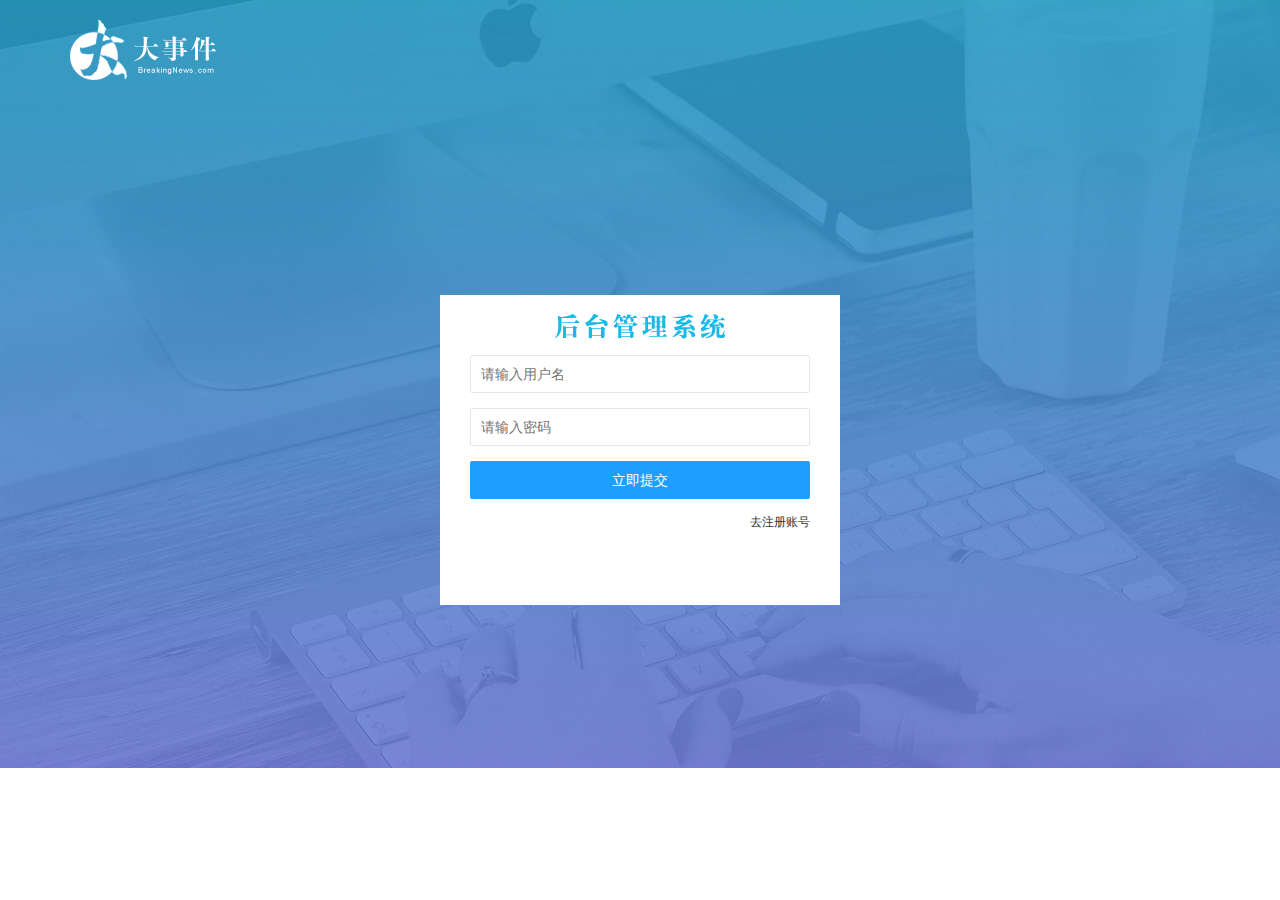
<file: login.html>
<!DOCTYPE html>
<html lang="en">

<head>
    <meta charset="UTF-8">
    <meta http-equiv="X-UA-Compatible" content="IE=edge">
    <meta name="viewport" content="width=device-width, initial-scale=1.0">
    <title>Document</title>
    <!-- 1.导入layui 的css文件 -->
    <link rel="stylesheet" href="./assets/lib/layui/css/layui.css">
    <!-- 2.导入自己的css文件 -->
    <link rel="stylesheet" href="./assets/css/login.css">
</head>

<body>
    <!-- logo 区域 -->
    <div class="layui-main">
        <img src="./assets/images/logo.png" alt="">
    </div>

    <!-- 登录与注册区域 -->
    <div class="loginBox">
        <div class="title">
            <img src="./assets/images/login_title.png" alt="">
        </div>

        <!-- 登录区域 -->
        <form class="layui-form" id="login">
            <div class="layui-form-item">
                <input type="text" name="username" required lay-verify="required|username" placeholder="请输入用户名"
                    class="layui-input">
            </div>

            <div class="layui-form-item">
                <input type="password" name="password" required lay-verify="required|pwd" placeholder="请输入密码"
                    class="layui-input">
            </div>

            <div class="layui-form-item">
                <button class="layui-btn layui-btn-normal layui-btn-fluid" lay-submit
                    lay-filter="formDemo">立即提交</button>
            </div>
            <div class="layui-form-item reglink">
                <a href="javascript:;">去注册账号</a>
            </div>
        </form>

        <!-- 注册区域 -->
        <form class="layui-form" id="reg">
            <div class="layui-form-item">
                <input type="text" name="username" required lay-verify="required|username" placeholder="请输入用户名"
                    class="layui-input">
            </div>

            <div class="layui-form-item">
                <input type="password" name="password" required lay-verify="required|pwd" placeholder="请输入密码"
                    class="layui-input">
            </div>

            <div class="layui-form-item">
                <input type="password" name="repassword" required lay-verify="required|pwd|repwd" placeholder="再次确认密码"
                    class="layui-input">
            </div>

            <div class="layui-form-item">
                <button class="layui-btn layui-btn-normal layui-btn-fluid" lay-submit
                    lay-filter="formDemo">立即提交</button>
            </div>
            <div class="layui-form-item loginlink">
                <a href="javascript:;">去登录账号</a>
            </div>
        </form>

    </div>



    <!-- 导入layui 的js文件 -->
    <script src="./assets/lib/layui/layui.all.js"></script>
    <!-- 导入jQuery 文件 -->
    <script src="./assets/lib/jquery.js"></script>
    <!-- 导入baseAPI js文件 -->
    <script src="./assets/js/baseAPI.js"></script>
    <!-- 导入自己的js -->
    <script src="./assets/js/login.js"></script>
</body>

</html>
</file>
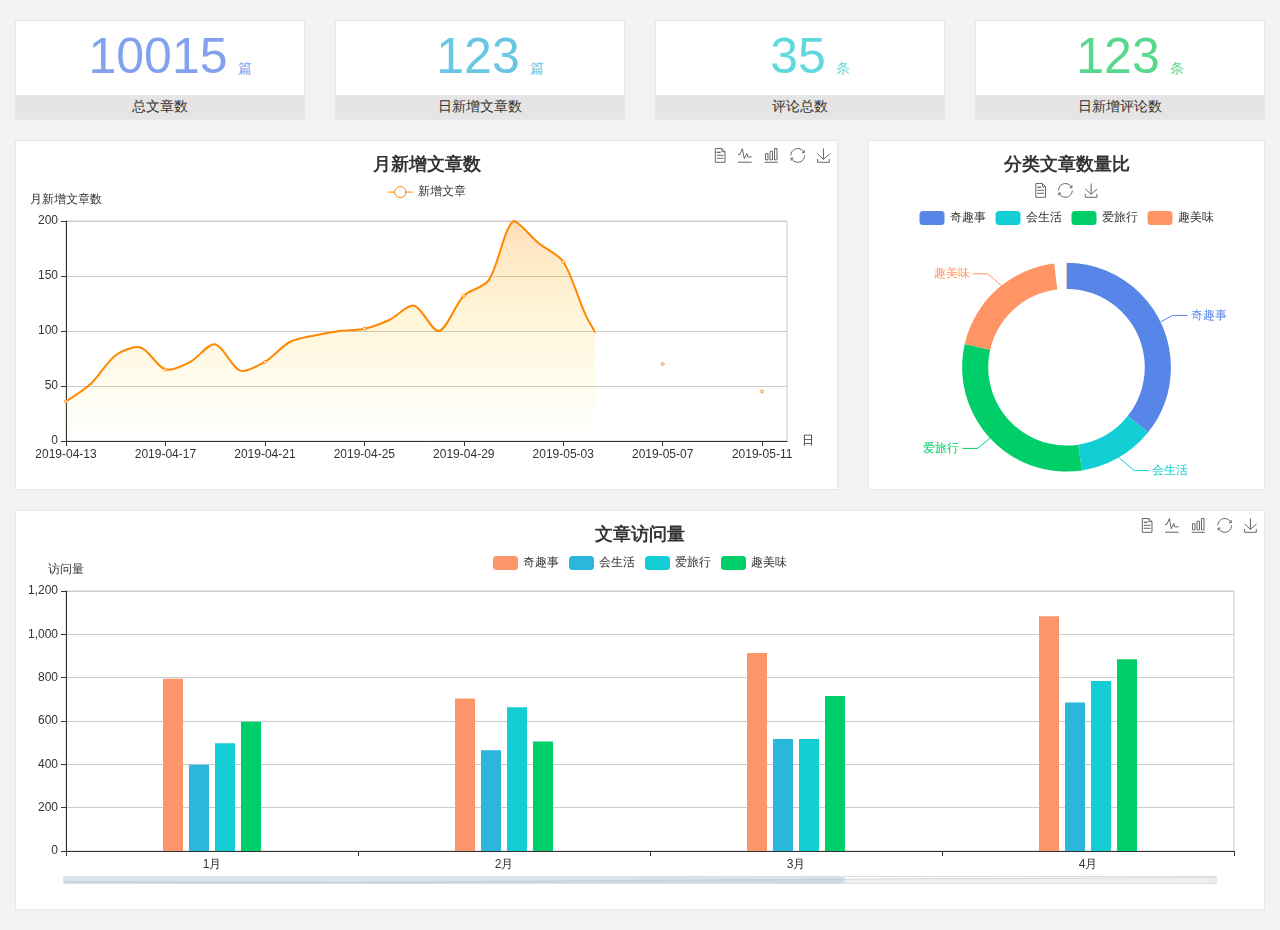
<file: home/dashboard.html>
<!DOCTYPE html>
<html lang="en">

<head>
  <meta charset="UTF-8">
  <meta name="viewport" content="width=device-width, initial-scale=1.0">
  <meta http-equiv="X-UA-Compatible" content="ie=edge">
  <title>图表统计</title>
  <link rel="stylesheet" href="../../assets/lib/bootstrap.css" />
  <link rel="stylesheet" href="../../assets/lib/main.css" />
  <script src="../../assets/lib/jquery.js"></script>
  <script type="text/javascript" src="../../assets/lib/echarts.min.js"></script>
</head>

<body>
  <div class="container-fluid">
    <div class="row spannel_list">
      <div class="col-sm-3 col-xs-6">
        <div class="spannel">
          <em>10015</em><span>篇</span>
          <b>总文章数</b>
        </div>
      </div>
      <div class="col-sm-3 col-xs-6">
        <div class="spannel scolor01">
          <em>123</em><span>篇</span>
          <b>日新增文章数</b>
        </div>
      </div>
      <div class="col-sm-3 col-xs-6">
        <div class="spannel scolor02">
          <em>35</em><span>条</span>
          <b>评论总数</b>
        </div>
      </div>
      <div class="col-sm-3 col-xs-6">
        <div class="spannel scolor03">
          <em>123</em><span>条</span>
          <b>日新增评论数</b>
        </div>
      </div>
    </div>
  </div>

  <div class="container-fluid">
    <div class="row curve-pie">
      <div class="col-lg-8 col-md-8">
        <div class="gragh_pannel" id="curve_show"></div>
      </div>
      <div class="col-lg-4 col-md-4">
        <div class="gragh_pannel" id="pie_show"></div>
      </div>
    </div>
  </div>

  <div class="container-fluid">
    <div class="column_pannel" id="column_show"></div>
  </div>

  <script>
    var oChart = echarts.init(document.getElementById('curve_show'));
    var aList_all = [
      { 'count': 36, 'date': '2019-04-13' },
      { 'count': 52, 'date': '2019-04-14' },
      { 'count': 78, 'date': '2019-04-15' },
      { 'count': 85, 'date': '2019-04-16' },
      { 'count': 65, 'date': '2019-04-17' },
      { 'count': 72, 'date': '2019-04-18' },
      { 'count': 88, 'date': '2019-04-19' },
      { 'count': 64, 'date': '2019-04-20' },
      { 'count': 72, 'date': '2019-04-21' },
      { 'count': 90, 'date': '2019-04-22' },
      { 'count': 96, 'date': '2019-04-23' },
      { 'count': 100, 'date': '2019-04-24' },
      { 'count': 102, 'date': '2019-04-25' },
      { 'count': 110, 'date': '2019-04-26' },
      { 'count': 123, 'date': '2019-04-27' },
      { 'count': 100, 'date': '2019-04-28' },
      { 'count': 132, 'date': '2019-04-29' },
      { 'count': 146, 'date': '2019-04-30' },
      { 'count': 200, 'date': '2019-05-01' },
      { 'count': 180, 'date': '2019-05-02' },
      { 'count': 163, 'date': '2019-05-03' },
      { 'count': 110, 'date': '2019-05-04' },
      { 'count': 80, 'date': '2019-05-05' },
      { 'count': 82, 'date': '2019-05-06' },
      { 'count': 70, 'date': '2019-05-07' },
      { 'count': 65, 'date': '2019-05-08' },
      { 'count': 54, 'date': '2019-05-09' },
      { 'count': 40, 'date': '2019-05-10' },
      { 'count': 45, 'date': '2019-05-11' },
      { 'count': 38, 'date': '2019-05-12' },
    ];

    let aCount = [];
    let aDate = [];

    for (var i = 0; i < aList_all.length; i++) {
      aCount.push(aList_all[i].count);
      aDate.push(aList_all[i].date);
    }

    var chartopt = {
      title: {
        text: '月新增文章数',
        left: 'center',
        top: '10'
      },
      tooltip: {
        trigger: 'axis'
      },
      legend: {
        data: ['新增文章'],
        top: '40'
      },
      toolbox: {
        show: true,
        feature: {
          mark: { show: true },
          dataView: { show: true, readOnly: false },
          magicType: { show: true, type: ['line', 'bar'] },
          restore: { show: true },
          saveAsImage: { show: true }
        }
      },
      calculable: true,
      xAxis: [
        {
          name: '日',
          type: 'category',
          boundaryGap: false,
          data: aDate
        }
      ],
      yAxis: [
        {
          name: '月新增文章数',
          type: 'value'
        }
      ],
      series: [
        {
          name: '新增文章',
          type: 'line',
          smooth: true,
          itemStyle: { normal: { areaStyle: { type: 'default' }, color: '#f80' }, lineStyle: { color: '#f80' } },
          data: aCount
        }],
      areaStyle: {
        normal: {
          color: new echarts.graphic.LinearGradient(0, 0, 0, 1, [{
            offset: 0,
            color: 'rgba(255,136,0,0.39)'
          }, {
            offset: .34,
            color: 'rgba(255,180,0,0.25)'
          }, {
            offset: 1,
            color: 'rgba(255,222,0,0.00)'
          }])

        }
      },
      grid: {
        show: true,
        x: 50,
        x2: 50,
        y: 80,
        height: 220
      }
    };

    oChart.setOption(chartopt);


    var oPie = echarts.init(document.getElementById('pie_show'));
    var oPieopt =
    {
      title: {
        top: 10,
        text: '分类文章数量比',
        x: 'center'
      },
      tooltip: {
        trigger: 'item',
        formatter: "{a} <br/>{b} : {c} ({d}%)"
      },
      color: ['#5885e8', '#13cfd5', '#00ce68', '#ff9565'],
      legend: {
        x: 'center',
        top: 65,
        data: ['奇趣事', '会生活', '爱旅行', '趣美味']
      },
      toolbox: {
        show: true,
        x: 'center',
        top: 35,
        feature: {
          mark: { show: true },
          dataView: { show: true, readOnly: false },
          magicType: {
            show: true,
            type: ['pie', 'funnel'],
            option: {
              funnel: {
                x: '25%',
                width: '50%',
                funnelAlign: 'left',
                max: 1548
              }
            }
          },
          restore: { show: true },
          saveAsImage: { show: true }
        }
      },
      calculable: true,
      series: [
        {
          name: '访问来源',
          type: 'pie',
          radius: ['45%', '60%'],
          center: ['50%', '65%'],
          data: [
            { value: 300, name: '奇趣事' },
            { value: 100, name: '会生活' },
            { value: 260, name: '爱旅行' },
            { value: 180, name: '趣美味' }
          ]
        }
      ]
    };
    oPie.setOption(oPieopt);



    var oColumn = this.echarts.init(document.getElementById('column_show'));
    var oColumnopt =
    {
      title: {
        text: '文章访问量',
        left: 'center',
        top: '10'
      },
      tooltip: {
        trigger: 'axis'
      },
      legend: {
        data: ['奇趣事', '会生活', '爱旅行', '趣美味'],
        top: '40'
      },
      toolbox: {
        show: true,
        feature: {
          mark: { show: true },
          dataView: { show: true, readOnly: false },
          magicType: { show: true, type: ['line', 'bar'] },
          restore: { show: true },
          saveAsImage: { show: true }
        }
      },
      calculable: true,
      xAxis: [
        {
          type: 'category',
          data: ['1月', '2月', '3月', '4月', '5月']
        }
      ],
      yAxis: [
        {
          name: '访问量',
          type: 'value'
        }
      ],
      series: [
        {
          name: '奇趣事',
          type: 'bar',
          barWidth: 20,
          itemStyle: {
            normal: { areaStyle: { type: 'default' }, color: '#fd956a' }
          },
          data: [800, 708, 920, 1090, 1200]
        },
        {
          name: '会生活',
          type: 'bar',
          barWidth: 20,
          itemStyle: {
            normal: { areaStyle: { type: 'default' }, color: '#2bb6db' }
          },
          data: [400, 468, 520, 690, 800]
        },
        {
          name: '爱旅行',
          type: 'bar',
          barWidth: 20,
          itemStyle: {
            normal: { areaStyle: { type: 'default' }, color: '#13cfd5' }
          },
          data: [500, 668, 520, 790, 900]
        },
        {
          name: '趣美味',
          type: 'bar',
          barWidth: 20,
          itemStyle: {
            normal: { areaStyle: { type: 'default' }, color: '#00ce68' }
          },
          data: [600, 508, 720, 890, 1000]
        }
      ],
      grid: {
        show: true,
        x: 50,
        x2: 30,
        y: 80,
        height: 260
      },
      dataZoom: [//给x轴设置滚动条
        {
          start: 0,//默认为0
          end: 100 - 1000 / 31,//默认为100
          type: 'slider',
          show: true,
          xAxisIndex: [0],
          handleSize: 0,//滑动条的 左右2个滑动条的大小
          height: 8,//组件高度
          left: 45, //左边的距离
          right: 50,//右边的距离
          bottom: 26,//右边的距离
          handleColor: '#ddd',//h滑动图标的颜色
          handleStyle: {
            borderColor: "#cacaca",
            borderWidth: "1",
            shadowBlur: 2,
            background: "#ddd",
            shadowColor: "#ddd",
          }
        }]
    };
    oColumn.setOption(oColumnopt);
  </script>
</body>

</html>
</file>
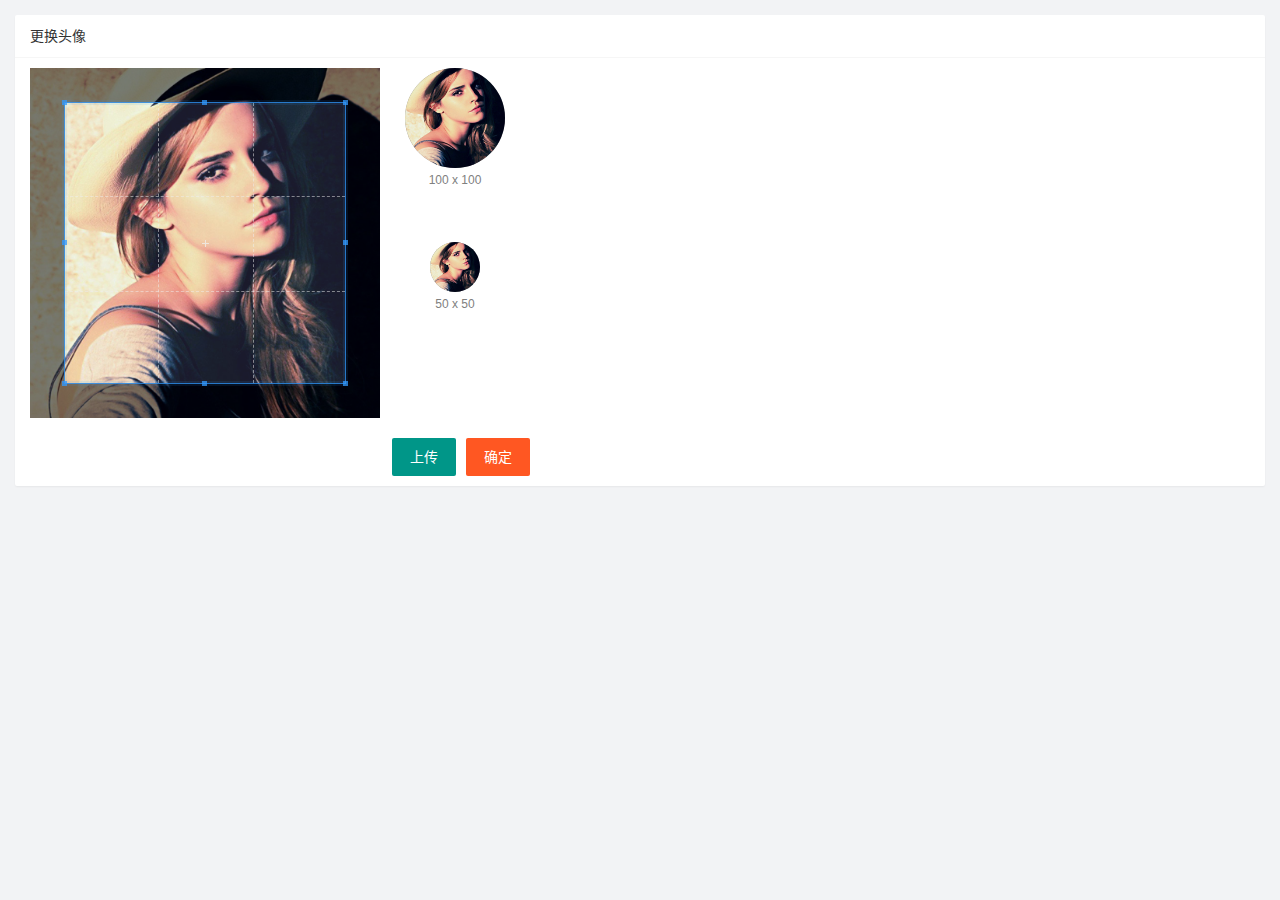
<file: user/user_avatar.html>
<!DOCTYPE html>
<html lang="zh-CN">

<head>
    <meta charset="UTF-8">
    <meta name="viewport"
        content="width=device-width, user-scalable=no, initial-scale=1.0, maximum-scale=1.0, minimum-scale=1.0">
    <meta http-equiv="X-UA-Compatible" content="ie=edge">
    <title>Document</title>
    <!-- 导入css 文件 -->
    <link rel="stylesheet" href="../assets/lib/layui/css/layui.css">
    <!-- 导入cropper 图片裁剪插件的css 文件 -->
    <link rel="stylesheet" href="../assets/lib/cropper/cropper.css" />
    <link rel="stylesheet" href="../assets/css/user/user_avatar.css">
</head>

<body>
    <div class="layui-card">
        <div class="layui-card-header">更换头像</div>
        <div class="layui-card-body">
            <!-- 第一行的图片裁剪和预览区域 -->
            <div class="row1">
                <!-- 图片裁剪区域 -->
                <div class="cropper-box">
                    <!-- 这个 img 标签很重要，将来会把它初始化为裁剪区域 -->
                    <img id="image" src="/assets/images/sample.jpg" />
                </div>
                <!-- 图片的预览区域 -->
                <div class="preview-box">
                    <div>
                        <!-- 宽高为 100px 的预览区域 -->
                        <div class="img-preview w100"></div>
                        <p class="size">100 x 100</p>
                    </div>
                    <div>
                        <!-- 宽高为 50px 的预览区域 -->
                        <div class="img-preview w50"></div>
                        <p class="size">50 x 50</p>
                    </div>
                </div>
            </div>

            <!-- 第二行的按钮区域 -->
            <div class="row2">
                <input type="file" id="file" accept="image/png,image/jpeg" style="display: none;" />
                <button type="button" class="layui-btn load">上传</button>
                <button type="button" class="layui-btn layui-btn-danger sure">确定</button>
            </div>
        </div>
    </div>


    <script src="../assets/lib/layui/layui.all.js"></script>
    <script src="../assets/lib/jquery.js"></script>
    <script src="../assets/js/baseAPI.js"></script>
    <script src="../assets/lib/cropper/Cropper.js"></script>
    <script src="../assets/lib/cropper/jquery-cropper.js"></script>
    <script src="../assets/js/user/user_avatar.js"></script>
</body>

</html>
</file>
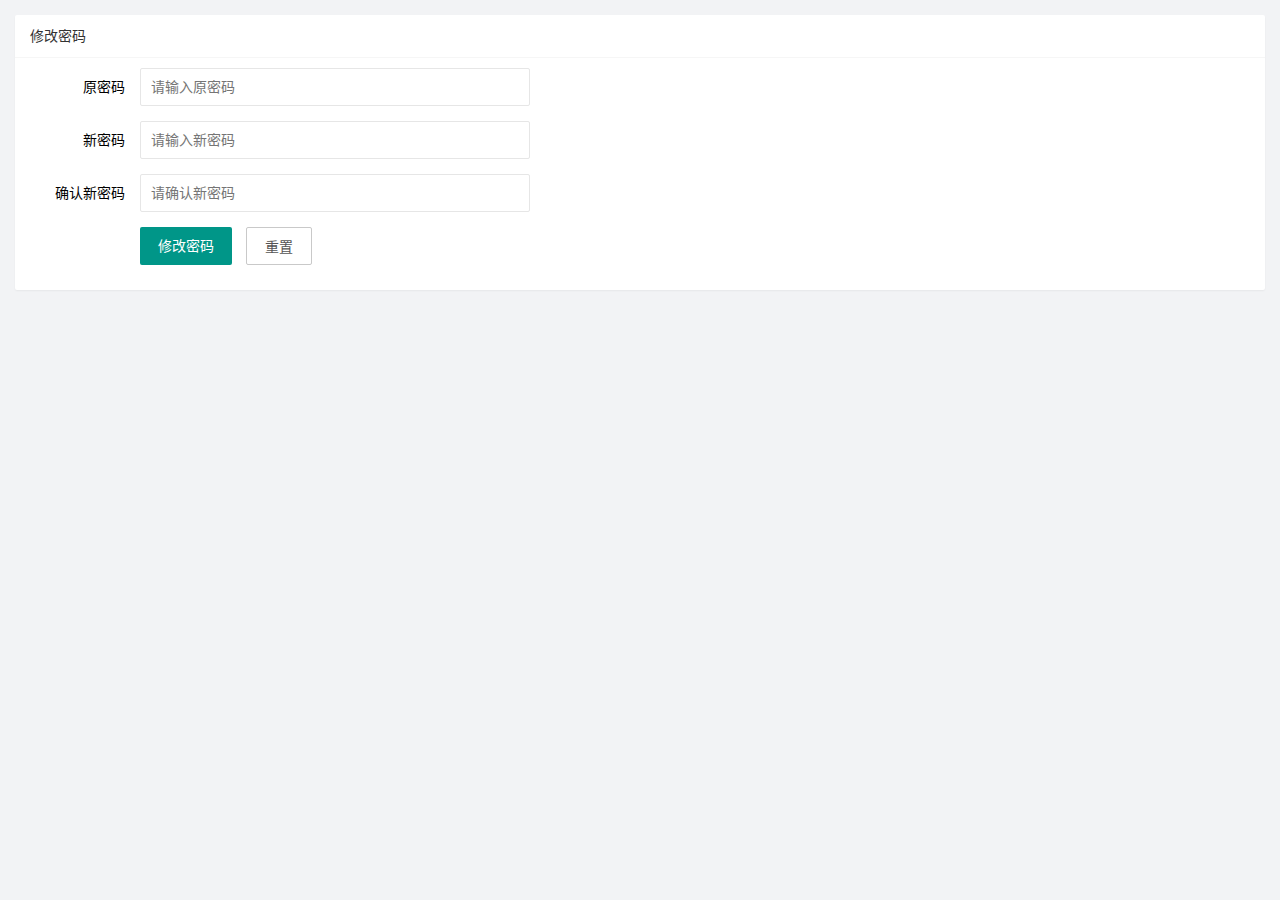
<file: user/user_pwd.html>
<!DOCTYPE html>
<html lang="zh-CN">

<head>
    <meta charset="UTF-8">
    <meta name="viewport"
        content="width=device-width, user-scalable=no, initial-scale=1.0, maximum-scale=1.0, minimum-scale=1.0">
    <meta http-equiv="X-UA-Compatible" content="ie=edge">
    <title>Document</title>
    <!-- 导入layui 的css 文件 -->
    <link rel="stylesheet" href="../assets/lib/layui/css/layui.css">
    <!-- 导入自定义的css 文件 -->
    <link rel="stylesheet" href="../assets/css/user/user_pwd.css">
</head>

<body>
    <div class="layui-card">
        <div class="layui-card-header">修改密码</div>
        <div class="layui-card-body">
            <form class="layui-form" id="changePwd">
                <div class="layui-form-item">
                    <label class="layui-form-label">原密码</label>
                    <div class="layui-input-block">
                        <input type="password" name="oldPwd" required lay-verify="required" placeholder="请输入原密码"
                            autocomplete="off" class="layui-input">
                    </div>
                </div>

                <div class="layui-form-item">
                    <label class="layui-form-label">新密码</label>
                    <div class="layui-input-block">
                        <input type="password" name="newPwd" required lay-verify="required|pwd|editpwd"
                            placeholder="请输入新密码" autocomplete="off" class="layui-input">
                    </div>
                </div>

                <div class="layui-form-item">
                    <label class="layui-form-label">确认新密码</label>
                    <div class="layui-input-block">
                        <input type="password" name="pwd" required lay-verify="required|pwd|repwd" placeholder="请确认新密码"
                            autocomplete="off" class="layui-input">
                    </div>
                </div>

                <div class="layui-form-item">
                    <div class="layui-input-block">
                        <button class="layui-btn" lay-submit lay-filter="formDemo">修改密码</button>
                        <button type="reset" class="layui-btn layui-btn-primary reset">重置</button>
                    </div>
                </div>

            </form>
        </div>





        <!-- 导入jQuery文件 -->
        <script src="../assets/lib/jquery.js"></script>
        <!-- layui.js -->
        <script src="../assets/lib/layui/layui.all.js"></script>
        <!-- 导入 baseAPI.js -->
        <script src="../assets/js/baseAPI.js"></script>
        <!-- 导入自定义js 文件 -->
        <script src="../assets/js/user/user_pwd.js"></script>
</body>

</html>
</file>
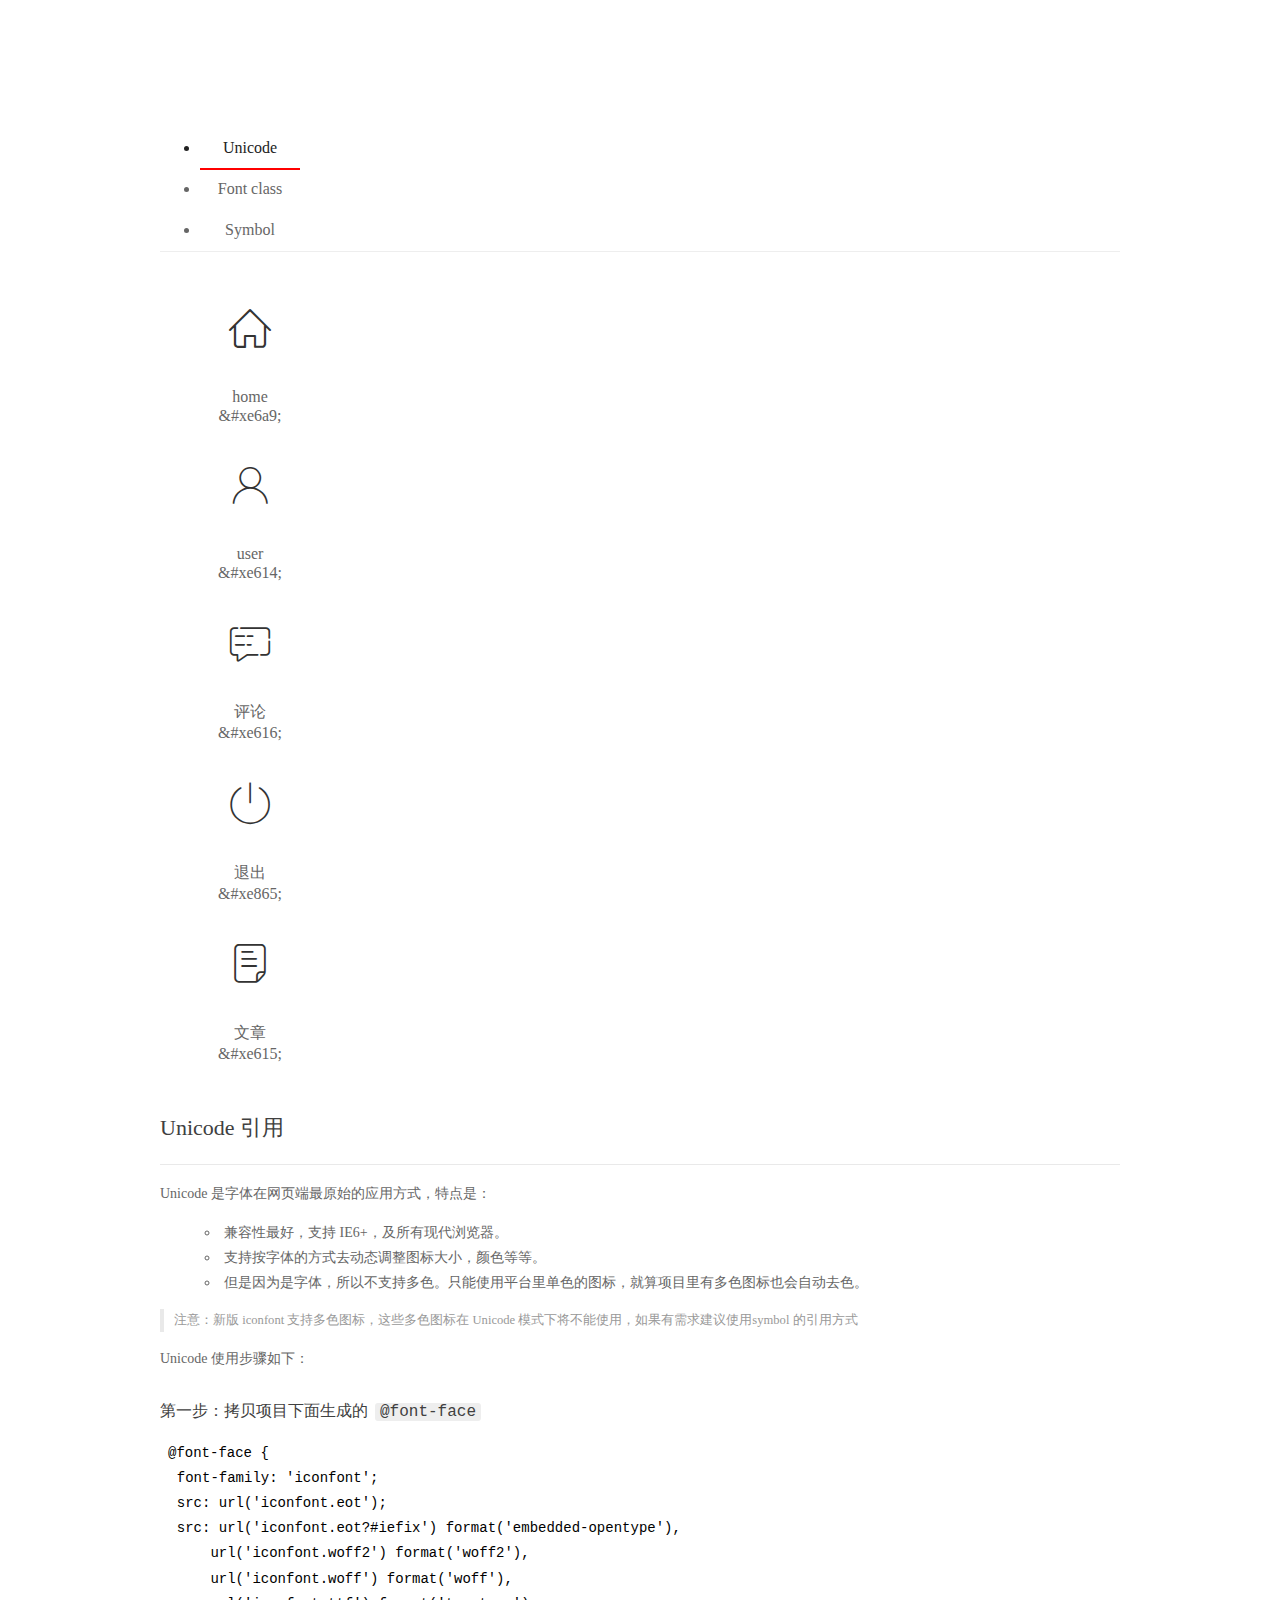
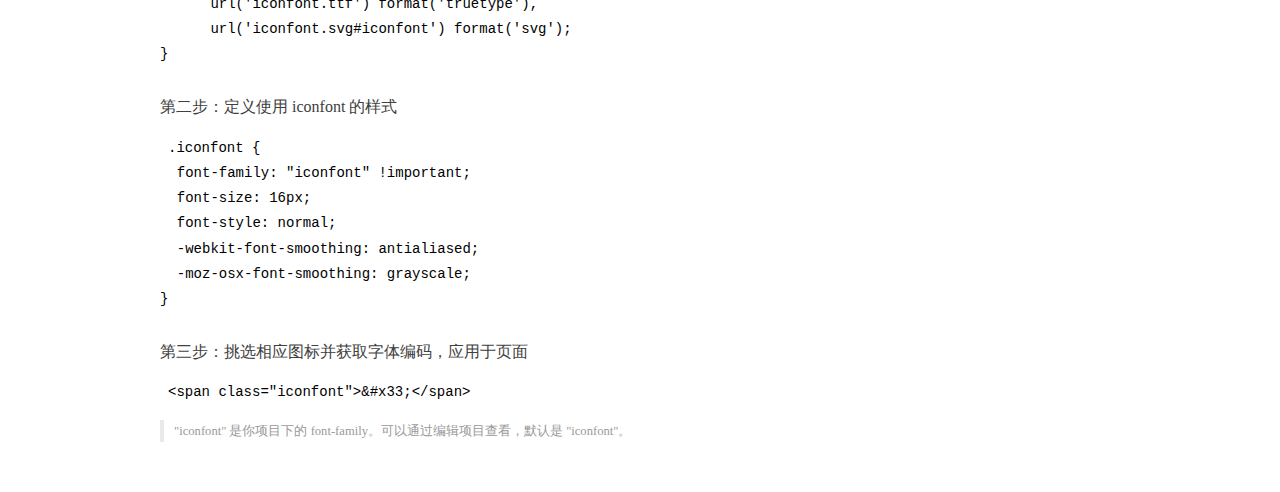
<file: assets/fonts/demo_index.html>
<!DOCTYPE html>
<html>
<head>
  <meta charset="utf-8"/>
  <title>IconFont Demo</title>
  <link rel="shortcut icon" href="https://gtms04.alicdn.com/tps/i4/TB1_oz6GVXXXXaFXpXXJDFnIXXX-64-64.ico" type="image/x-icon"/>
  <link rel="stylesheet" href="https://g.alicdn.com/thx/cube/1.3.2/cube.min.css">
  <link rel="stylesheet" href="demo.css">
  <link rel="stylesheet" href="iconfont.css">
  <script src="iconfont.js"></script>
  <!-- jQuery -->
  <script src="https://a1.alicdn.com/oss/uploads/2018/12/26/7bfddb60-08e8-11e9-9b04-53e73bb6408b.js"></script>
  <!-- 代码高亮 -->
  <script src="https://a1.alicdn.com/oss/uploads/2018/12/26/a3f714d0-08e6-11e9-8a15-ebf944d7534c.js"></script>
</head>
<body>
  <div class="main">
    <h1 class="logo"><a href="https://www.iconfont.cn/" title="iconfont 首页" target="_blank">&#xe86b;</a></h1>
    <div class="nav-tabs">
      <ul id="tabs" class="dib-box">
        <li class="dib active"><span>Unicode</span></li>
        <li class="dib"><span>Font class</span></li>
        <li class="dib"><span>Symbol</span></li>
      </ul>
      
    </div>
    <div class="tab-container">
      <div class="content unicode" style="display: block;">
          <ul class="icon_lists dib-box">
          
            <li class="dib">
              <span class="icon iconfont">&#xe6a9;</span>
                <div class="name">home</div>
                <div class="code-name">&amp;#xe6a9;</div>
              </li>
          
            <li class="dib">
              <span class="icon iconfont">&#xe614;</span>
                <div class="name">user</div>
                <div class="code-name">&amp;#xe614;</div>
              </li>
          
            <li class="dib">
              <span class="icon iconfont">&#xe616;</span>
                <div class="name">评论</div>
                <div class="code-name">&amp;#xe616;</div>
              </li>
          
            <li class="dib">
              <span class="icon iconfont">&#xe865;</span>
                <div class="name">退出</div>
                <div class="code-name">&amp;#xe865;</div>
              </li>
          
            <li class="dib">
              <span class="icon iconfont">&#xe615;</span>
                <div class="name">文章</div>
                <div class="code-name">&amp;#xe615;</div>
              </li>
          
          </ul>
          <div class="article markdown">
          <h2 id="unicode-">Unicode 引用</h2>
          <hr>

          <p>Unicode 是字体在网页端最原始的应用方式，特点是：</p>
          <ul>
            <li>兼容性最好，支持 IE6+，及所有现代浏览器。</li>
            <li>支持按字体的方式去动态调整图标大小，颜色等等。</li>
            <li>但是因为是字体，所以不支持多色。只能使用平台里单色的图标，就算项目里有多色图标也会自动去色。</li>
          </ul>
          <blockquote>
            <p>注意：新版 iconfont 支持多色图标，这些多色图标在 Unicode 模式下将不能使用，如果有需求建议使用symbol 的引用方式</p>
          </blockquote>
          <p>Unicode 使用步骤如下：</p>
          <h3 id="-font-face">第一步：拷贝项目下面生成的 <code>@font-face</code></h3>
<pre><code class="language-css"
>@font-face {
  font-family: 'iconfont';
  src: url('iconfont.eot');
  src: url('iconfont.eot?#iefix') format('embedded-opentype'),
      url('iconfont.woff2') format('woff2'),
      url('iconfont.woff') format('woff'),
      url('iconfont.ttf') format('truetype'),
      url('iconfont.svg#iconfont') format('svg');
}
</code></pre>
          <h3 id="-iconfont-">第二步：定义使用 iconfont 的样式</h3>
<pre><code class="language-css"
>.iconfont {
  font-family: "iconfont" !important;
  font-size: 16px;
  font-style: normal;
  -webkit-font-smoothing: antialiased;
  -moz-osx-font-smoothing: grayscale;
}
</code></pre>
          <h3 id="-">第三步：挑选相应图标并获取字体编码，应用于页面</h3>
<pre>
<code class="language-html"
>&lt;span class="iconfont"&gt;&amp;#x33;&lt;/span&gt;
</code></pre>
          <blockquote>
            <p>"iconfont" 是你项目下的 font-family。可以通过编辑项目查看，默认是 "iconfont"。</p>
          </blockquote>
          </div>
      </div>
      <div class="content font-class">
        <ul class="icon_lists dib-box">
          
          <li class="dib">
            <span class="icon iconfont icon-home"></span>
            <div class="name">
              home
            </div>
            <div class="code-name">.icon-home
            </div>
          </li>
          
          <li class="dib">
            <span class="icon iconfont icon-user"></span>
            <div class="name">
              user
            </div>
            <div class="code-name">.icon-user
            </div>
          </li>
          
          <li class="dib">
            <span class="icon iconfont icon-pinglun"></span>
            <div class="name">
              评论
            </div>
            <div class="code-name">.icon-pinglun
            </div>
          </li>
          
          <li class="dib">
            <span class="icon iconfont icon-tuichu"></span>
            <div class="name">
              退出
            </div>
            <div class="code-name">.icon-tuichu
            </div>
          </li>
          
          <li class="dib">
            <span class="icon iconfont icon-16"></span>
            <div class="name">
              文章
            </div>
            <div class="code-name">.icon-16
            </div>
          </li>
          
        </ul>
        <div class="article markdown">
        <h2 id="font-class-">font-class 引用</h2>
        <hr>

        <p>font-class 是 Unicode 使用方式的一种变种，主要是解决 Unicode 书写不直观，语意不明确的问题。</p>
        <p>与 Unicode 使用方式相比，具有如下特点：</p>
        <ul>
          <li>兼容性良好，支持 IE8+，及所有现代浏览器。</li>
          <li>相比于 Unicode 语意明确，书写更直观。可以很容易分辨这个 icon 是什么。</li>
          <li>因为使用 class 来定义图标，所以当要替换图标时，只需要修改 class 里面的 Unicode 引用。</li>
          <li>不过因为本质上还是使用的字体，所以多色图标还是不支持的。</li>
        </ul>
        <p>使用步骤如下：</p>
        <h3 id="-fontclass-">第一步：引入项目下面生成的 fontclass 代码：</h3>
<pre><code class="language-html">&lt;link rel="stylesheet" href="./iconfont.css"&gt;
</code></pre>
        <h3 id="-">第二步：挑选相应图标并获取类名，应用于页面：</h3>
<pre><code class="language-html">&lt;span class="iconfont icon-xxx"&gt;&lt;/span&gt;
</code></pre>
        <blockquote>
          <p>"
            iconfont" 是你项目下的 font-family。可以通过编辑项目查看，默认是 "iconfont"。</p>
        </blockquote>
      </div>
      </div>
      <div class="content symbol">
          <ul class="icon_lists dib-box">
          
            <li class="dib">
                <svg class="icon svg-icon" aria-hidden="true">
                  <use xlink:href="#icon-home"></use>
                </svg>
                <div class="name">home</div>
                <div class="code-name">#icon-home</div>
            </li>
          
            <li class="dib">
                <svg class="icon svg-icon" aria-hidden="true">
                  <use xlink:href="#icon-user"></use>
                </svg>
                <div class="name">user</div>
                <div class="code-name">#icon-user</div>
            </li>
          
            <li class="dib">
                <svg class="icon svg-icon" aria-hidden="true">
                  <use xlink:href="#icon-pinglun"></use>
                </svg>
                <div class="name">评论</div>
                <div class="code-name">#icon-pinglun</div>
            </li>
          
            <li class="dib">
                <svg class="icon svg-icon" aria-hidden="true">
                  <use xlink:href="#icon-tuichu"></use>
                </svg>
                <div class="name">退出</div>
                <div class="code-name">#icon-tuichu</div>
            </li>
          
            <li class="dib">
                <svg class="icon svg-icon" aria-hidden="true">
                  <use xlink:href="#icon-16"></use>
                </svg>
                <div class="name">文章</div>
                <div class="code-name">#icon-16</div>
            </li>
          
          </ul>
          <div class="article markdown">
          <h2 id="symbol-">Symbol 引用</h2>
          <hr>

          <p>这是一种全新的使用方式，应该说这才是未来的主流，也是平台目前推荐的用法。相关介绍可以参考这篇<a href="">文章</a>
            这种用法其实是做了一个 SVG 的集合，与另外两种相比具有如下特点：</p>
          <ul>
            <li>支持多色图标了，不再受单色限制。</li>
            <li>通过一些技巧，支持像字体那样，通过 <code>font-size</code>, <code>color</code> 来调整样式。</li>
            <li>兼容性较差，支持 IE9+，及现代浏览器。</li>
            <li>浏览器渲染 SVG 的性能一般，还不如 png。</li>
          </ul>
          <p>使用步骤如下：</p>
          <h3 id="-symbol-">第一步：引入项目下面生成的 symbol 代码：</h3>
<pre><code class="language-html">&lt;script src="./iconfont.js"&gt;&lt;/script&gt;
</code></pre>
          <h3 id="-css-">第二步：加入通用 CSS 代码（引入一次就行）：</h3>
<pre><code class="language-html">&lt;style&gt;
.icon {
  width: 1em;
  height: 1em;
  vertical-align: -0.15em;
  fill: currentColor;
  overflow: hidden;
}
&lt;/style&gt;
</code></pre>
          <h3 id="-">第三步：挑选相应图标并获取类名，应用于页面：</h3>
<pre><code class="language-html">&lt;svg class="icon" aria-hidden="true"&gt;
  &lt;use xlink:href="#icon-xxx"&gt;&lt;/use&gt;
&lt;/svg&gt;
</code></pre>
          </div>
      </div>

    </div>
  </div>
  <script>
  $(document).ready(function () {
      $('.tab-container .content:first').show()

      $('#tabs li').click(function (e) {
        var tabContent = $('.tab-container .content')
        var index = $(this).index()

        if ($(this).hasClass('active')) {
          return
        } else {
          $('#tabs li').removeClass('active')
          $(this).addClass('active')

          tabContent.hide().eq(index).fadeIn()
        }
      })
    })
  </script>
</body>
</html>
</file>
<file: assets/lib/layui/css/layui.css>
/** layui-v2.5.5 MIT License By https://www.layui.com */
 .layui-inline,img{display:inline-block;vertical-align:middle}h1,h2,h3,h4,h5,h6{font-weight:400}.layui-edge,.layui-header,.layui-inline,.layui-main{position:relative}.layui-body,.layui-edge,.layui-elip{overflow:hidden}.layui-btn,.layui-edge,.layui-inline,img{vertical-align:middle}.layui-btn,.layui-disabled,.layui-icon,.layui-unselect{-moz-user-select:none;-webkit-user-select:none;-ms-user-select:none}.layui-elip,.layui-form-checkbox span,.layui-form-pane .layui-form-label{text-overflow:ellipsis;white-space:nowrap}.layui-breadcrumb,.layui-tree-btnGroup{visibility:hidden}blockquote,body,button,dd,div,dl,dt,form,h1,h2,h3,h4,h5,h6,input,li,ol,p,pre,td,textarea,th,ul{margin:0;padding:0;-webkit-tap-highlight-color:rgba(0,0,0,0)}a:active,a:hover{outline:0}img{border:none}li{list-style:none}table{border-collapse:collapse;border-spacing:0}h4,h5,h6{font-size:100%}button,input,optgroup,option,select,textarea{font-family:inherit;font-size:inherit;font-style:inherit;font-weight:inherit;outline:0}pre{white-space:pre-wrap;white-space:-moz-pre-wrap;white-space:-pre-wrap;white-space:-o-pre-wrap;word-wrap:break-word}body{line-height:24px;font:14px Helvetica Neue,Helvetica,PingFang SC,Tahoma,Arial,sans-serif}hr{height:1px;margin:10px 0;border:0;clear:both}a{color:#333;text-decoration:none}a:hover{color:#777}a cite{font-style:normal;*cursor:pointer}.layui-border-box,.layui-border-box *{box-sizing:border-box}.layui-box,.layui-box *{box-sizing:content-box}.layui-clear{clear:both;*zoom:1}.layui-clear:after{content:'\20';clear:both;*zoom:1;display:block;height:0}.layui-inline{*display:inline;*zoom:1}.layui-edge{display:inline-block;width:0;height:0;border-width:6px;border-style:dashed;border-color:transparent}.layui-edge-top{top:-4px;border-bottom-color:#999;border-bottom-style:solid}.layui-edge-right{border-left-color:#999;border-left-style:solid}.layui-edge-bottom{top:2px;border-top-color:#999;border-top-style:solid}.layui-edge-left{border-right-color:#999;border-right-style:solid}.layui-disabled,.layui-disabled:hover{color:#d2d2d2!important;cursor:not-allowed!important}.layui-circle{border-radius:100%}.layui-show{display:block!important}.layui-hide{display:none!important}@font-face{font-family:layui-icon;src:url(../font/iconfont.eot?v=250);src:url(../font/iconfont.eot?v=250#iefix) format('embedded-opentype'),url(../font/iconfont.woff2?v=250) format('woff2'),url(../font/iconfont.woff?v=250) format('woff'),url(../font/iconfont.ttf?v=250) format('truetype'),url(../font/iconfont.svg?v=250#layui-icon) format('svg')}.layui-icon{font-family:layui-icon!important;font-size:16px;font-style:normal;-webkit-font-smoothing:antialiased;-moz-osx-font-smoothing:grayscale}.layui-icon-reply-fill:before{content:"\e611"}.layui-icon-set-fill:before{content:"\e614"}.layui-icon-menu-fill:before{content:"\e60f"}.layui-icon-search:before{content:"\e615"}.layui-icon-share:before{content:"\e641"}.layui-icon-set-sm:before{content:"\e620"}.layui-icon-engine:before{content:"\e628"}.layui-icon-close:before{content:"\1006"}.layui-icon-close-fill:before{content:"\1007"}.layui-icon-chart-screen:before{content:"\e629"}.layui-icon-star:before{content:"\e600"}.layui-icon-circle-dot:before{content:"\e617"}.layui-icon-chat:before{content:"\e606"}.layui-icon-release:before{content:"\e609"}.layui-icon-list:before{content:"\e60a"}.layui-icon-chart:before{content:"\e62c"}.layui-icon-ok-circle:before{content:"\1005"}.layui-icon-layim-theme:before{content:"\e61b"}.layui-icon-table:before{content:"\e62d"}.layui-icon-right:before{content:"\e602"}.layui-icon-left:before{content:"\e603"}.layui-icon-cart-simple:before{content:"\e698"}.layui-icon-face-cry:before{content:"\e69c"}.layui-icon-face-smile:before{content:"\e6af"}.layui-icon-survey:before{content:"\e6b2"}.layui-icon-tree:before{content:"\e62e"}.layui-icon-upload-circle:before{content:"\e62f"}.layui-icon-add-circle:before{content:"\e61f"}.layui-icon-download-circle:before{content:"\e601"}.layui-icon-templeate-1:before{content:"\e630"}.layui-icon-util:before{content:"\e631"}.layui-icon-face-surprised:before{content:"\e664"}.layui-icon-edit:before{content:"\e642"}.layui-icon-speaker:before{content:"\e645"}.layui-icon-down:before{content:"\e61a"}.layui-icon-file:before{content:"\e621"}.layui-icon-layouts:before{content:"\e632"}.layui-icon-rate-half:before{content:"\e6c9"}.layui-icon-add-circle-fine:before{content:"\e608"}.layui-icon-prev-circle:before{content:"\e633"}.layui-icon-read:before{content:"\e705"}.layui-icon-404:before{content:"\e61c"}.layui-icon-carousel:before{content:"\e634"}.layui-icon-help:before{content:"\e607"}.layui-icon-code-circle:before{content:"\e635"}.layui-icon-water:before{content:"\e636"}.layui-icon-username:before{content:"\e66f"}.layui-icon-find-fill:before{content:"\e670"}.layui-icon-about:before{content:"\e60b"}.layui-icon-location:before{content:"\e715"}.layui-icon-up:before{content:"\e619"}.layui-icon-pause:before{content:"\e651"}.layui-icon-date:before{content:"\e637"}.layui-icon-layim-uploadfile:before{content:"\e61d"}.layui-icon-delete:before{content:"\e640"}.layui-icon-play:before{content:"\e652"}.layui-icon-top:before{content:"\e604"}.layui-icon-friends:before{content:"\e612"}.layui-icon-refresh-3:before{content:"\e9aa"}.layui-icon-ok:before{content:"\e605"}.layui-icon-layer:before{content:"\e638"}.layui-icon-face-smile-fine:before{content:"\e60c"}.layui-icon-dollar:before{content:"\e659"}.layui-icon-group:before{content:"\e613"}.layui-icon-layim-download:before{content:"\e61e"}.layui-icon-picture-fine:before{content:"\e60d"}.layui-icon-link:before{content:"\e64c"}.layui-icon-diamond:before{content:"\e735"}.layui-icon-log:before{content:"\e60e"}.layui-icon-rate-solid:before{content:"\e67a"}.layui-icon-fonts-del:before{content:"\e64f"}.layui-icon-unlink:before{content:"\e64d"}.layui-icon-fonts-clear:before{content:"\e639"}.layui-icon-triangle-r:before{content:"\e623"}.layui-icon-circle:before{content:"\e63f"}.layui-icon-radio:before{content:"\e643"}.layui-icon-align-center:before{content:"\e647"}.layui-icon-align-right:before{content:"\e648"}.layui-icon-align-left:before{content:"\e649"}.layui-icon-loading-1:before{content:"\e63e"}.layui-icon-return:before{content:"\e65c"}.layui-icon-fonts-strong:before{content:"\e62b"}.layui-icon-upload:before{content:"\e67c"}.layui-icon-dialogue:before{content:"\e63a"}.layui-icon-video:before{content:"\e6ed"}.layui-icon-headset:before{content:"\e6fc"}.layui-icon-cellphone-fine:before{content:"\e63b"}.layui-icon-add-1:before{content:"\e654"}.layui-icon-face-smile-b:before{content:"\e650"}.layui-icon-fonts-html:before{content:"\e64b"}.layui-icon-form:before{content:"\e63c"}.layui-icon-cart:before{content:"\e657"}.layui-icon-camera-fill:before{content:"\e65d"}.layui-icon-tabs:before{content:"\e62a"}.layui-icon-fonts-code:before{content:"\e64e"}.layui-icon-fire:before{content:"\e756"}.layui-icon-set:before{content:"\e716"}.layui-icon-fonts-u:before{content:"\e646"}.layui-icon-triangle-d:before{content:"\e625"}.layui-icon-tips:before{content:"\e702"}.layui-icon-picture:before{content:"\e64a"}.layui-icon-more-vertical:before{content:"\e671"}.layui-icon-flag:before{content:"\e66c"}.layui-icon-loading:before{content:"\e63d"}.layui-icon-fonts-i:before{content:"\e644"}.layui-icon-refresh-1:before{content:"\e666"}.layui-icon-rmb:before{content:"\e65e"}.layui-icon-home:before{content:"\e68e"}.layui-icon-user:before{content:"\e770"}.layui-icon-notice:before{content:"\e667"}.layui-icon-login-weibo:before{content:"\e675"}.layui-icon-voice:before{content:"\e688"}.layui-icon-upload-drag:before{content:"\e681"}.layui-icon-login-qq:before{content:"\e676"}.layui-icon-snowflake:before{content:"\e6b1"}.layui-icon-file-b:before{content:"\e655"}.layui-icon-template:before{content:"\e663"}.layui-icon-auz:before{content:"\e672"}.layui-icon-console:before{content:"\e665"}.layui-icon-app:before{content:"\e653"}.layui-icon-prev:before{content:"\e65a"}.layui-icon-website:before{content:"\e7ae"}.layui-icon-next:before{content:"\e65b"}.layui-icon-component:before{content:"\e857"}.layui-icon-more:before{content:"\e65f"}.layui-icon-login-wechat:before{content:"\e677"}.layui-icon-shrink-right:before{content:"\e668"}.layui-icon-spread-left:before{content:"\e66b"}.layui-icon-camera:before{content:"\e660"}.layui-icon-note:before{content:"\e66e"}.layui-icon-refresh:before{content:"\e669"}.layui-icon-female:before{content:"\e661"}.layui-icon-male:before{content:"\e662"}.layui-icon-password:before{content:"\e673"}.layui-icon-senior:before{content:"\e674"}.layui-icon-theme:before{content:"\e66a"}.layui-icon-tread:before{content:"\e6c5"}.layui-icon-praise:before{content:"\e6c6"}.layui-icon-star-fill:before{content:"\e658"}.layui-icon-rate:before{content:"\e67b"}.layui-icon-template-1:before{content:"\e656"}.layui-icon-vercode:before{content:"\e679"}.layui-icon-cellphone:before{content:"\e678"}.layui-icon-screen-full:before{content:"\e622"}.layui-icon-screen-restore:before{content:"\e758"}.layui-icon-cols:before{content:"\e610"}.layui-icon-export:before{content:"\e67d"}.layui-icon-print:before{content:"\e66d"}.layui-icon-slider:before{content:"\e714"}.layui-icon-addition:before{content:"\e624"}.layui-icon-subtraction:before{content:"\e67e"}.layui-icon-service:before{content:"\e626"}.layui-icon-transfer:before{content:"\e691"}.layui-main{width:1140px;margin:0 auto}.layui-header{z-index:1000;height:60px}.layui-header a:hover{transition:all .5s;-webkit-transition:all .5s}.layui-side{position:fixed;left:0;top:0;bottom:0;z-index:999;width:200px;overflow-x:hidden}.layui-side-scroll{position:relative;width:220px;height:100%;overflow-x:hidden}.layui-body{position:absolute;left:200px;right:0;top:0;bottom:0;z-index:998;width:auto;overflow-y:auto;box-sizing:border-box}.layui-layout-body{overflow:hidden}.layui-layout-admin .layui-header{background-color:#23262E}.layui-layout-admin .layui-side{top:60px;width:200px;overflow-x:hidden}.layui-layout-admin .layui-body{position:fixed;top:60px;bottom:44px}.layui-layout-admin .layui-main{width:auto;margin:0 15px}.layui-layout-admin .layui-footer{position:fixed;left:200px;right:0;bottom:0;height:44px;line-height:44px;padding:0 15px;background-color:#eee}.layui-layout-admin .layui-logo{position:absolute;left:0;top:0;width:200px;height:100%;line-height:60px;text-align:center;color:#009688;font-size:16px}.layui-layout-admin .layui-header .layui-nav{background:0 0}.layui-layout-left{position:absolute!important;left:200px;top:0}.layui-layout-right{position:absolute!important;right:0;top:0}.layui-container{position:relative;margin:0 auto;padding:0 15px;box-sizing:border-box}.layui-fluid{position:relative;margin:0 auto;padding:0 15px}.layui-row:after,.layui-row:before{content:'';display:block;clear:both}.layui-col-lg1,.layui-col-lg10,.layui-col-lg11,.layui-col-lg12,.layui-col-lg2,.layui-col-lg3,.layui-col-lg4,.layui-col-lg5,.layui-col-lg6,.layui-col-lg7,.layui-col-lg8,.layui-col-lg9,.layui-col-md1,.layui-col-md10,.layui-col-md11,.layui-col-md12,.layui-col-md2,.layui-col-md3,.layui-col-md4,.layui-col-md5,.layui-col-md6,.layui-col-md7,.layui-col-md8,.layui-col-md9,.layui-col-sm1,.layui-col-sm10,.layui-col-sm11,.layui-col-sm12,.layui-col-sm2,.layui-col-sm3,.layui-col-sm4,.layui-col-sm5,.layui-col-sm6,.layui-col-sm7,.layui-col-sm8,.layui-col-sm9,.layui-col-xs1,.layui-col-xs10,.layui-col-xs11,.layui-col-xs12,.layui-col-xs2,.layui-col-xs3,.layui-col-xs4,.layui-col-xs5,.layui-col-xs6,.layui-col-xs7,.layui-col-xs8,.layui-col-xs9{position:relative;display:block;box-sizing:border-box}.layui-col-xs1,.layui-col-xs10,.layui-col-xs11,.layui-col-xs12,.layui-col-xs2,.layui-col-xs3,.layui-col-xs4,.layui-col-xs5,.layui-col-xs6,.layui-col-xs7,.layui-col-xs8,.layui-col-xs9{float:left}.layui-col-xs1{width:8.33333333%}.layui-col-xs2{width:16.66666667%}.layui-col-xs3{width:25%}.layui-col-xs4{width:33.33333333%}.layui-col-xs5{width:41.66666667%}.layui-col-xs6{width:50%}.layui-col-xs7{width:58.33333333%}.layui-col-xs8{width:66.66666667%}.layui-col-xs9{width:75%}.layui-col-xs10{width:83.33333333%}.layui-col-xs11{width:91.66666667%}.layui-col-xs12{width:100%}.layui-col-xs-offset1{margin-left:8.33333333%}.layui-col-xs-offset2{margin-left:16.66666667%}.layui-col-xs-offset3{margin-left:25%}.layui-col-xs-offset4{margin-left:33.33333333%}.layui-col-xs-offset5{margin-left:41.66666667%}.layui-col-xs-offset6{margin-left:50%}.layui-col-xs-offset7{margin-left:58.33333333%}.layui-col-xs-offset8{margin-left:66.66666667%}.layui-col-xs-offset9{margin-left:75%}.layui-col-xs-offset10{margin-left:83.33333333%}.layui-col-xs-offset11{margin-left:91.66666667%}.layui-col-xs-offset12{margin-left:100%}@media screen and (max-width:768px){.layui-hide-xs{display:none!important}.layui-show-xs-block{display:block!important}.layui-show-xs-inline{display:inline!important}.layui-show-xs-inline-block{display:inline-block!important}}@media screen and (min-width:768px){.layui-container{width:750px}.layui-hide-sm{display:none!important}.layui-show-sm-block{display:block!important}.layui-show-sm-inline{display:inline!important}.layui-show-sm-inline-block{display:inline-block!important}.layui-col-sm1,.layui-col-sm10,.layui-col-sm11,.layui-col-sm12,.layui-col-sm2,.layui-col-sm3,.layui-col-sm4,.layui-col-sm5,.layui-col-sm6,.layui-col-sm7,.layui-col-sm8,.layui-col-sm9{float:left}.layui-col-sm1{width:8.33333333%}.layui-col-sm2{width:16.66666667%}.layui-col-sm3{width:25%}.layui-col-sm4{width:33.33333333%}.layui-col-sm5{width:41.66666667%}.layui-col-sm6{width:50%}.layui-col-sm7{width:58.33333333%}.layui-col-sm8{width:66.66666667%}.layui-col-sm9{width:75%}.layui-col-sm10{width:83.33333333%}.layui-col-sm11{width:91.66666667%}.layui-col-sm12{width:100%}.layui-col-sm-offset1{margin-left:8.33333333%}.layui-col-sm-offset2{margin-left:16.66666667%}.layui-col-sm-offset3{margin-left:25%}.layui-col-sm-offset4{margin-left:33.33333333%}.layui-col-sm-offset5{margin-left:41.66666667%}.layui-col-sm-offset6{margin-left:50%}.layui-col-sm-offset7{margin-left:58.33333333%}.layui-col-sm-offset8{margin-left:66.66666667%}.layui-col-sm-offset9{margin-left:75%}.layui-col-sm-offset10{margin-left:83.33333333%}.layui-col-sm-offset11{margin-left:91.66666667%}.layui-col-sm-offset12{margin-left:100%}}@media screen and (min-width:992px){.layui-container{width:970px}.layui-hide-md{display:none!important}.layui-show-md-block{display:block!important}.layui-show-md-inline{display:inline!important}.layui-show-md-inline-block{display:inline-block!important}.layui-col-md1,.layui-col-md10,.layui-col-md11,.layui-col-md12,.layui-col-md2,.layui-col-md3,.layui-col-md4,.layui-col-md5,.layui-col-md6,.layui-col-md7,.layui-col-md8,.layui-col-md9{float:left}.layui-col-md1{width:8.33333333%}.layui-col-md2{width:16.66666667%}.layui-col-md3{width:25%}.layui-col-md4{width:33.33333333%}.layui-col-md5{width:41.66666667%}.layui-col-md6{width:50%}.layui-col-md7{width:58.33333333%}.layui-col-md8{width:66.66666667%}.layui-col-md9{width:75%}.layui-col-md10{width:83.33333333%}.layui-col-md11{width:91.66666667%}.layui-col-md12{width:100%}.layui-col-md-offset1{margin-left:8.33333333%}.layui-col-md-offset2{margin-left:16.66666667%}.layui-col-md-offset3{margin-left:25%}.layui-col-md-offset4{margin-left:33.33333333%}.layui-col-md-offset5{margin-left:41.66666667%}.layui-col-md-offset6{margin-left:50%}.layui-col-md-offset7{margin-left:58.33333333%}.layui-col-md-offset8{margin-left:66.66666667%}.layui-col-md-offset9{margin-left:75%}.layui-col-md-offset10{margin-left:83.33333333%}.layui-col-md-offset11{margin-left:91.66666667%}.layui-col-md-offset12{margin-left:100%}}@media screen and (min-width:1200px){.layui-container{width:1170px}.layui-hide-lg{display:none!important}.layui-show-lg-block{display:block!important}.layui-show-lg-inline{display:inline!important}.layui-show-lg-inline-block{display:inline-block!important}.layui-col-lg1,.layui-col-lg10,.layui-col-lg11,.layui-col-lg12,.layui-col-lg2,.layui-col-lg3,.layui-col-lg4,.layui-col-lg5,.layui-col-lg6,.layui-col-lg7,.layui-col-lg8,.layui-col-lg9{float:left}.layui-col-lg1{width:8.33333333%}.layui-col-lg2{width:16.66666667%}.layui-col-lg3{width:25%}.layui-col-lg4{width:33.33333333%}.layui-col-lg5{width:41.66666667%}.layui-col-lg6{width:50%}.layui-col-lg7{width:58.33333333%}.layui-col-lg8{width:66.66666667%}.layui-col-lg9{width:75%}.layui-col-lg10{width:83.33333333%}.layui-col-lg11{width:91.66666667%}.layui-col-lg12{width:100%}.layui-col-lg-offset1{margin-left:8.33333333%}.layui-col-lg-offset2{margin-left:16.66666667%}.layui-col-lg-offset3{margin-left:25%}.layui-col-lg-offset4{margin-left:33.33333333%}.layui-col-lg-offset5{margin-left:41.66666667%}.layui-col-lg-offset6{margin-left:50%}.layui-col-lg-offset7{margin-left:58.33333333%}.layui-col-lg-offset8{margin-left:66.66666667%}.layui-col-lg-offset9{margin-left:75%}.layui-col-lg-offset10{margin-left:83.33333333%}.layui-col-lg-offset11{margin-left:91.66666667%}.layui-col-lg-offset12{margin-left:100%}}.layui-col-space1{margin:-.5px}.layui-col-space1>*{padding:.5px}.layui-col-space3{margin:-1.5px}.layui-col-space3>*{padding:1.5px}.layui-col-space5{margin:-2.5px}.layui-col-space5>*{padding:2.5px}.layui-col-space8{margin:-3.5px}.layui-col-space8>*{padding:3.5px}.layui-col-space10{margin:-5px}.layui-col-space10>*{padding:5px}.layui-col-space12{margin:-6px}.layui-col-space12>*{padding:6px}.layui-col-space15{margin:-7.5px}.layui-col-space15>*{padding:7.5px}.layui-col-space18{margin:-9px}.layui-col-space18>*{padding:9px}.layui-col-space20{margin:-10px}.layui-col-space20>*{padding:10px}.layui-col-space22{margin:-11px}.layui-col-space22>*{padding:11px}.layui-col-space25{margin:-12.5px}.layui-col-space25>*{padding:12.5px}.layui-col-space30{margin:-15px}.layui-col-space30>*{padding:15px}.layui-btn,.layui-input,.layui-select,.layui-textarea,.layui-upload-button{outline:0;-webkit-appearance:none;transition:all .3s;-webkit-transition:all .3s;box-sizing:border-box}.layui-elem-quote{margin-bottom:10px;padding:15px;line-height:22px;border-left:5px solid #009688;border-radius:0 2px 2px 0;background-color:#f2f2f2}.layui-quote-nm{border-style:solid;border-width:1px 1px 1px 5px;background:0 0}.layui-elem-field{margin-bottom:10px;padding:0;border-width:1px;border-style:solid}.layui-elem-field legend{margin-left:20px;padding:0 10px;font-size:20px;font-weight:300}.layui-field-title{margin:10px 0 20px;border-width:1px 0 0}.layui-field-box{padding:10px 15px}.layui-field-title .layui-field-box{padding:10px 0}.layui-progress{position:relative;height:6px;border-radius:20px;background-color:#e2e2e2}.layui-progress-bar{position:absolute;left:0;top:0;width:0;max-width:100%;height:6px;border-radius:20px;text-align:right;background-color:#5FB878;transition:all .3s;-webkit-transition:all .3s}.layui-progress-big,.layui-progress-big .layui-progress-bar{height:18px;line-height:18px}.layui-progress-text{position:relative;top:-20px;line-height:18px;font-size:12px;color:#666}.layui-progress-big .layui-progress-text{position:static;padding:0 10px;color:#fff}.layui-collapse{border-width:1px;border-style:solid;border-radius:2px}.layui-colla-content,.layui-colla-item{border-top-width:1px;border-top-style:solid}.layui-colla-item:first-child{border-top:none}.layui-colla-title{position:relative;height:42px;line-height:42px;padding:0 15px 0 35px;color:#333;background-color:#f2f2f2;cursor:pointer;font-size:14px;overflow:hidden}.layui-colla-content{display:none;padding:10px 15px;line-height:22px;color:#666}.layui-colla-icon{position:absolute;left:15px;top:0;font-size:14px}.layui-card{margin-bottom:15px;border-radius:2px;background-color:#fff;box-shadow:0 1px 2px 0 rgba(0,0,0,.05)}.layui-card:last-child{margin-bottom:0}.layui-card-header{position:relative;height:42px;line-height:42px;padding:0 15px;border-bottom:1px solid #f6f6f6;color:#333;border-radius:2px 2px 0 0;font-size:14px}.layui-bg-black,.layui-bg-blue,.layui-bg-cyan,.layui-bg-green,.layui-bg-orange,.layui-bg-red{color:#fff!important}.layui-card-body{position:relative;padding:10px 15px;line-height:24px}.layui-card-body[pad15]{padding:15px}.layui-card-body[pad20]{padding:20px}.layui-card-body .layui-table{margin:5px 0}.layui-card .layui-tab{margin:0}.layui-panel-window{position:relative;padding:15px;border-radius:0;border-top:5px solid #E6E6E6;background-color:#fff}.layui-auxiliar-moving{position:fixed;left:0;right:0;top:0;bottom:0;width:100%;height:100%;background:0 0;z-index:9999999999}.layui-form-label,.layui-form-mid,.layui-form-select,.layui-input-block,.layui-input-inline,.layui-textarea{position:relative}.layui-bg-red{background-color:#FF5722!important}.layui-bg-orange{background-color:#FFB800!important}.layui-bg-green{background-color:#009688!important}.layui-bg-cyan{background-color:#2F4056!important}.layui-bg-blue{background-color:#1E9FFF!important}.layui-bg-black{background-color:#393D49!important}.layui-bg-gray{background-color:#eee!important;color:#666!important}.layui-badge-rim,.layui-colla-content,.layui-colla-item,.layui-collapse,.layui-elem-field,.layui-form-pane .layui-form-item[pane],.layui-form-pane .layui-form-label,.layui-input,.layui-layedit,.layui-layedit-tool,.layui-quote-nm,.layui-select,.layui-tab-bar,.layui-tab-card,.layui-tab-title,.layui-tab-title .layui-this:after,.layui-textarea{border-color:#e6e6e6}.layui-timeline-item:before,hr{background-color:#e6e6e6}.layui-text{line-height:22px;font-size:14px;color:#666}.layui-text h1,.layui-text h2,.layui-text h3{font-weight:500;color:#333}.layui-text h1{font-size:30px}.layui-text h2{font-size:24px}.layui-text h3{font-size:18px}.layui-text a:not(.layui-btn){color:#01AAED}.layui-text a:not(.layui-btn):hover{text-decoration:underline}.layui-text ul{padding:5px 0 5px 15px}.layui-text ul li{margin-top:5px;list-style-type:disc}.layui-text em,.layui-word-aux{color:#999!important;padding:0 5px!important}.layui-btn{display:inline-block;height:38px;line-height:38px;padding:0 18px;background-color:#009688;color:#fff;white-space:nowrap;text-align:center;font-size:14px;border:none;border-radius:2px;cursor:pointer}.layui-btn:hover{opacity:.8;filter:alpha(opacity=80);color:#fff}.layui-btn:active{opacity:1;filter:alpha(opacity=100)}.layui-btn+.layui-btn{margin-left:10px}.layui-btn-container{font-size:0}.layui-btn-container .layui-btn{margin-right:10px;margin-bottom:10px}.layui-btn-container .layui-btn+.layui-btn{margin-left:0}.layui-table .layui-btn-container .layui-btn{margin-bottom:9px}.layui-btn-radius{border-radius:100px}.layui-btn .layui-icon{margin-right:3px;font-size:18px;vertical-align:bottom;vertical-align:middle\9}.layui-btn-primary{border:1px solid #C9C9C9;background-color:#fff;color:#555}.layui-btn-primary:hover{border-color:#009688;color:#333}.layui-btn-normal{background-color:#1E9FFF}.layui-btn-warm{background-color:#FFB800}.layui-btn-danger{background-color:#FF5722}.layui-btn-checked{background-color:#5FB878}.layui-btn-disabled,.layui-btn-disabled:active,.layui-btn-disabled:hover{border:1px solid #e6e6e6;background-color:#FBFBFB;color:#C9C9C9;cursor:not-allowed;opacity:1}.layui-btn-lg{height:44px;line-height:44px;padding:0 25px;font-size:16px}.layui-btn-sm{height:30px;line-height:30px;padding:0 10px;font-size:12px}.layui-btn-sm i{font-size:16px!important}.layui-btn-xs{height:22px;line-height:22px;padding:0 5px;font-size:12px}.layui-btn-xs i{font-size:14px!important}.layui-btn-group{display:inline-block;vertical-align:middle;font-size:0}.layui-btn-group .layui-btn{margin-left:0!important;margin-right:0!important;border-left:1px solid rgba(255,255,255,.5);border-radius:0}.layui-btn-group .layui-btn-primary{border-left:none}.layui-btn-group .layui-btn-primary:hover{border-color:#C9C9C9;color:#009688}.layui-btn-group .layui-btn:first-child{border-left:none;border-radius:2px 0 0 2px}.layui-btn-group .layui-btn-primary:first-child{border-left:1px solid #c9c9c9}.layui-btn-group .layui-btn:last-child{border-radius:0 2px 2px 0}.layui-btn-group .layui-btn+.layui-btn{margin-left:0}.layui-btn-group+.layui-btn-group{margin-left:10px}.layui-btn-fluid{width:100%}.layui-input,.layui-select,.layui-textarea{height:38px;line-height:1.3;line-height:38px\9;border-width:1px;border-style:solid;background-color:#fff;border-radius:2px}.layui-input::-webkit-input-placeholder,.layui-select::-webkit-input-placeholder,.layui-textarea::-webkit-input-placeholder{line-height:1.3}.layui-input,.layui-textarea{display:block;width:100%;padding-left:10px}.layui-input:hover,.layui-textarea:hover{border-color:#D2D2D2!important}.layui-input:focus,.layui-textarea:focus{border-color:#C9C9C9!important}.layui-textarea{min-height:100px;height:auto;line-height:20px;padding:6px 10px;resize:vertical}.layui-select{padding:0 10px}.layui-form input[type=checkbox],.layui-form input[type=radio],.layui-form select{display:none}.layui-form [lay-ignore]{display:initial}.layui-form-item{margin-bottom:15px;clear:both;*zoom:1}.layui-form-item:after{content:'\20';clear:both;*zoom:1;display:block;height:0}.layui-form-label{float:left;display:block;padding:9px 15px;width:80px;font-weight:400;line-height:20px;text-align:right}.layui-form-label-col{display:block;float:none;padding:9px 0;line-height:20px;text-align:left}.layui-form-item .layui-inline{margin-bottom:5px;margin-right:10px}.layui-input-block{margin-left:110px;min-height:36px}.layui-input-inline{display:inline-block;vertical-align:middle}.layui-form-item .layui-input-inline{float:left;width:190px;margin-right:10px}.layui-form-text .layui-input-inline{width:auto}.layui-form-mid{float:left;display:block;padding:9px 0!important;line-height:20px;margin-right:10px}.layui-form-danger+.layui-form-select .layui-input,.layui-form-danger:focus{border-color:#FF5722!important}.layui-form-select .layui-input{padding-right:30px;cursor:pointer}.layui-form-select .layui-edge{position:absolute;right:10px;top:50%;margin-top:-3px;cursor:pointer;border-width:6px;border-top-color:#c2c2c2;border-top-style:solid;transition:all .3s;-webkit-transition:all .3s}.layui-form-select dl{display:none;position:absolute;left:0;top:42px;padding:5px 0;z-index:899;min-width:100%;border:1px solid #d2d2d2;max-height:300px;overflow-y:auto;background-color:#fff;border-radius:2px;box-shadow:0 2px 4px rgba(0,0,0,.12);box-sizing:border-box}.layui-form-select dl dd,.layui-form-select dl dt{padding:0 10px;line-height:36px;white-space:nowrap;overflow:hidden;text-overflow:ellipsis}.layui-form-select dl dt{font-size:12px;color:#999}.layui-form-select dl dd{cursor:pointer}.layui-form-select dl dd:hover{background-color:#f2f2f2;-webkit-transition:.5s all;transition:.5s all}.layui-form-select .layui-select-group dd{padding-left:20px}.layui-form-select dl dd.layui-select-tips{padding-left:10px!important;color:#999}.layui-form-select dl dd.layui-this{background-color:#5FB878;color:#fff}.layui-form-checkbox,.layui-form-select dl dd.layui-disabled{background-color:#fff}.layui-form-selected dl{display:block}.layui-form-checkbox,.layui-form-checkbox *,.layui-form-switch{display:inline-block;vertical-align:middle}.layui-form-selected .layui-edge{margin-top:-9px;-webkit-transform:rotate(180deg);transform:rotate(180deg);margin-top:-3px\9}:root .layui-form-selected .layui-edge{margin-top:-9px\0/IE9}.layui-form-selectup dl{top:auto;bottom:42px}.layui-select-none{margin:5px 0;text-align:center;color:#999}.layui-select-disabled .layui-disabled{border-color:#eee!important}.layui-select-disabled .layui-edge{border-top-color:#d2d2d2}.layui-form-checkbox{position:relative;height:30px;line-height:30px;margin-right:10px;padding-right:30px;cursor:pointer;font-size:0;-webkit-transition:.1s linear;transition:.1s linear;box-sizing:border-box}.layui-form-checkbox span{padding:0 10px;height:100%;font-size:14px;border-radius:2px 0 0 2px;background-color:#d2d2d2;color:#fff;overflow:hidden}.layui-form-checkbox:hover span{background-color:#c2c2c2}.layui-form-checkbox i{position:absolute;right:0;top:0;width:30px;height:28px;border:1px solid #d2d2d2;border-left:none;border-radius:0 2px 2px 0;color:#fff;font-size:20px;text-align:center}.layui-form-checkbox:hover i{border-color:#c2c2c2;color:#c2c2c2}.layui-form-checked,.layui-form-checked:hover{border-color:#5FB878}.layui-form-checked span,.layui-form-checked:hover span{background-color:#5FB878}.layui-form-checked i,.layui-form-checked:hover i{color:#5FB878}.layui-form-item .layui-form-checkbox{margin-top:4px}.layui-form-checkbox[lay-skin=primary]{height:auto!important;line-height:normal!important;min-width:18px;min-height:18px;border:none!important;margin-right:0;padding-left:28px;padding-right:0;background:0 0}.layui-form-checkbox[lay-skin=primary] span{padding-left:0;padding-right:15px;line-height:18px;background:0 0;color:#666}.layui-form-checkbox[lay-skin=primary] i{right:auto;left:0;width:16px;height:16px;line-height:16px;border:1px solid #d2d2d2;font-size:12px;border-radius:2px;background-color:#fff;-webkit-transition:.1s linear;transition:.1s linear}.layui-form-checkbox[lay-skin=primary]:hover i{border-color:#5FB878;color:#fff}.layui-form-checked[lay-skin=primary] i{border-color:#5FB878!important;background-color:#5FB878;color:#fff}.layui-checkbox-disbaled[lay-skin=primary] span{background:0 0!important;color:#c2c2c2}.layui-checkbox-disbaled[lay-skin=primary]:hover i{border-color:#d2d2d2}.layui-form-item .layui-form-checkbox[lay-skin=primary]{margin-top:10px}.layui-form-switch{position:relative;height:22px;line-height:22px;min-width:35px;padding:0 5px;margin-top:8px;border:1px solid #d2d2d2;border-radius:20px;cursor:pointer;background-color:#fff;-webkit-transition:.1s linear;transition:.1s linear}.layui-form-switch i{position:absolute;left:5px;top:3px;width:16px;height:16px;border-radius:20px;background-color:#d2d2d2;-webkit-transition:.1s linear;transition:.1s linear}.layui-form-switch em{position:relative;top:0;width:25px;margin-left:21px;padding:0!important;text-align:center!important;color:#999!important;font-style:normal!important;font-size:12px}.layui-form-onswitch{border-color:#5FB878;background-color:#5FB878}.layui-checkbox-disbaled,.layui-checkbox-disbaled i{border-color:#e2e2e2!important}.layui-form-onswitch i{left:100%;margin-left:-21px;background-color:#fff}.layui-form-onswitch em{margin-left:5px;margin-right:21px;color:#fff!important}.layui-checkbox-disbaled span{background-color:#e2e2e2!important}.layui-checkbox-disbaled:hover i{color:#fff!important}[lay-radio]{display:none}.layui-form-radio,.layui-form-radio *{display:inline-block;vertical-align:middle}.layui-form-radio{line-height:28px;margin:6px 10px 0 0;padding-right:10px;cursor:pointer;font-size:0}.layui-form-radio *{font-size:14px}.layui-form-radio>i{margin-right:8px;font-size:22px;color:#c2c2c2}.layui-form-radio>i:hover,.layui-form-radioed>i{color:#5FB878}.layui-radio-disbaled>i{color:#e2e2e2!important}.layui-form-pane .layui-form-label{width:110px;padding:8px 15px;height:38px;line-height:20px;border-width:1px;border-style:solid;border-radius:2px 0 0 2px;text-align:center;background-color:#FBFBFB;overflow:hidden;box-sizing:border-box}.layui-form-pane .layui-input-inline{margin-left:-1px}.layui-form-pane .layui-input-block{margin-left:110px;left:-1px}.layui-form-pane .layui-input{border-radius:0 2px 2px 0}.layui-form-pane .layui-form-text .layui-form-label{float:none;width:100%;border-radius:2px;box-sizing:border-box;text-align:left}.layui-form-pane .layui-form-text .layui-input-inline{display:block;margin:0;top:-1px;clear:both}.layui-form-pane .layui-form-text .layui-input-block{margin:0;left:0;top:-1px}.layui-form-pane .layui-form-text .layui-textarea{min-height:100px;border-radius:0 0 2px 2px}.layui-form-pane .layui-form-checkbox{margin:4px 0 4px 10px}.layui-form-pane .layui-form-radio,.layui-form-pane .layui-form-switch{margin-top:6px;margin-left:10px}.layui-form-pane .layui-form-item[pane]{position:relative;border-width:1px;border-style:solid}.layui-form-pane .layui-form-item[pane] .layui-form-label{position:absolute;left:0;top:0;height:100%;border-width:0 1px 0 0}.layui-form-pane .layui-form-item[pane] .layui-input-inline{margin-left:110px}@media screen and (max-width:450px){.layui-form-item .layui-form-label{text-overflow:ellipsis;overflow:hidden;white-space:nowrap}.layui-form-item .layui-inline{display:block;margin-right:0;margin-bottom:20px;clear:both}.layui-form-item .layui-inline:after{content:'\20';clear:both;display:block;height:0}.layui-form-item .layui-input-inline{display:block;float:none;left:-3px;width:auto;margin:0 0 10px 112px}.layui-form-item .layui-input-inline+.layui-form-mid{margin-left:110px;top:-5px;padding:0}.layui-form-item .layui-form-checkbox{margin-right:5px;margin-bottom:5px}}.layui-layedit{border-width:1px;border-style:solid;border-radius:2px}.layui-layedit-tool{padding:3px 5px;border-bottom-width:1px;border-bottom-style:solid;font-size:0}.layedit-tool-fixed{position:fixed;top:0;border-top:1px solid #e2e2e2}.layui-layedit-tool .layedit-tool-mid,.layui-layedit-tool .layui-icon{display:inline-block;vertical-align:middle;text-align:center;font-size:14px}.layui-layedit-tool .layui-icon{position:relative;width:32px;height:30px;line-height:30px;margin:3px 5px;color:#777;cursor:pointer;border-radius:2px}.layui-layedit-tool .layui-icon:hover{color:#393D49}.layui-layedit-tool .layui-icon:active{color:#000}.layui-layedit-tool .layedit-tool-active{background-color:#e2e2e2;color:#000}.layui-layedit-tool .layui-disabled,.layui-layedit-tool .layui-disabled:hover{color:#d2d2d2;cursor:not-allowed}.layui-layedit-tool .layedit-tool-mid{width:1px;height:18px;margin:0 10px;background-color:#d2d2d2}.layedit-tool-html{width:50px!important;font-size:30px!important}.layedit-tool-b,.layedit-tool-code,.layedit-tool-help{font-size:16px!important}.layedit-tool-d,.layedit-tool-face,.layedit-tool-image,.layedit-tool-unlink{font-size:18px!important}.layedit-tool-image input{position:absolute;font-size:0;left:0;top:0;width:100%;height:100%;opacity:.01;filter:Alpha(opacity=1);cursor:pointer}.layui-layedit-iframe iframe{display:block;width:100%}#LAY_layedit_code{overflow:hidden}.layui-laypage{display:inline-block;*display:inline;*zoom:1;vertical-align:middle;margin:10px 0;font-size:0}.layui-laypage>a:first-child,.layui-laypage>a:first-child em{border-radius:2px 0 0 2px}.layui-laypage>a:last-child,.layui-laypage>a:last-child em{border-radius:0 2px 2px 0}.layui-laypage>:first-child{margin-left:0!important}.layui-laypage>:last-child{margin-right:0!important}.layui-laypage a,.layui-laypage button,.layui-laypage input,.layui-laypage select,.layui-laypage span{border:1px solid #e2e2e2}.layui-laypage a,.layui-laypage span{display:inline-block;*display:inline;*zoom:1;vertical-align:middle;padding:0 15px;height:28px;line-height:28px;margin:0 -1px 5px 0;background-color:#fff;color:#333;font-size:12px}.layui-flow-more a *,.layui-laypage input,.layui-table-view select[lay-ignore]{display:inline-block}.layui-laypage a:hover{color:#009688}.layui-laypage em{font-style:normal}.layui-laypage .layui-laypage-spr{color:#999;font-weight:700}.layui-laypage a{text-decoration:none}.layui-laypage .layui-laypage-curr{position:relative}.layui-laypage .layui-laypage-curr em{position:relative;color:#fff}.layui-laypage .layui-laypage-curr .layui-laypage-em{position:absolute;left:-1px;top:-1px;padding:1px;width:100%;height:100%;background-color:#009688}.layui-laypage-em{border-radius:2px}.layui-laypage-next em,.layui-laypage-prev em{font-family:Sim sun;font-size:16px}.layui-laypage .layui-laypage-count,.layui-laypage .layui-laypage-limits,.layui-laypage .layui-laypage-refresh,.layui-laypage .layui-laypage-skip{margin-left:10px;margin-right:10px;padding:0;border:none}.layui-laypage .layui-laypage-limits,.layui-laypage .layui-laypage-refresh{vertical-align:top}.layui-laypage .layui-laypage-refresh i{font-size:18px;cursor:pointer}.layui-laypage select{height:22px;padding:3px;border-radius:2px;cursor:pointer}.layui-laypage .layui-laypage-skip{height:30px;line-height:30px;color:#999}.layui-laypage button,.layui-laypage input{height:30px;line-height:30px;border-radius:2px;vertical-align:top;background-color:#fff;box-sizing:border-box}.layui-laypage input{width:40px;margin:0 10px;padding:0 3px;text-align:center}.layui-laypage input:focus,.layui-laypage select:focus{border-color:#009688!important}.layui-laypage button{margin-left:10px;padding:0 10px;cursor:pointer}.layui-table,.layui-table-view{margin:10px 0}.layui-flow-more{margin:10px 0;text-align:center;color:#999;font-size:14px}.layui-flow-more a{height:32px;line-height:32px}.layui-flow-more a *{vertical-align:top}.layui-flow-more a cite{padding:0 20px;border-radius:3px;background-color:#eee;color:#333;font-style:normal}.layui-flow-more a cite:hover{opacity:.8}.layui-flow-more a i{font-size:30px;color:#737383}.layui-table{width:100%;background-color:#fff;color:#666}.layui-table tr{transition:all .3s;-webkit-transition:all .3s}.layui-table th{text-align:left;font-weight:400}.layui-table tbody tr:hover,.layui-table thead tr,.layui-table-click,.layui-table-header,.layui-table-hover,.layui-table-mend,.layui-table-patch,.layui-table-tool,.layui-table-total,.layui-table-total tr,.layui-table[lay-even] tr:nth-child(even){background-color:#f2f2f2}.layui-table td,.layui-table th,.layui-table-col-set,.layui-table-fixed-r,.layui-table-grid-down,.layui-table-header,.layui-table-page,.layui-table-tips-main,.layui-table-tool,.layui-table-total,.layui-table-view,.layui-table[lay-skin=line],.layui-table[lay-skin=row]{border-width:1px;border-style:solid;border-color:#e6e6e6}.layui-table td,.layui-table th{position:relative;padding:9px 15px;min-height:20px;line-height:20px;font-size:14px}.layui-table[lay-skin=line] td,.layui-table[lay-skin=line] th{border-width:0 0 1px}.layui-table[lay-skin=row] td,.layui-table[lay-skin=row] th{border-width:0 1px 0 0}.layui-table[lay-skin=nob] td,.layui-table[lay-skin=nob] th{border:none}.layui-table img{max-width:100px}.layui-table[lay-size=lg] td,.layui-table[lay-size=lg] th{padding:15px 30px}.layui-table-view .layui-table[lay-size=lg] .layui-table-cell{height:40px;line-height:40px}.layui-table[lay-size=sm] td,.layui-table[lay-size=sm] th{font-size:12px;padding:5px 10px}.layui-table-view .layui-table[lay-size=sm] .layui-table-cell{height:20px;line-height:20px}.layui-table[lay-data]{display:none}.layui-table-box{position:relative;overflow:hidden}.layui-table-view .layui-table{position:relative;width:auto;margin:0}.layui-table-view .layui-table[lay-skin=line]{border-width:0 1px 0 0}.layui-table-view .layui-table[lay-skin=row]{border-width:0 0 1px}.layui-table-view .layui-table td,.layui-table-view .layui-table th{padding:5px 0;border-top:none;border-left:none}.layui-table-view .layui-table th.layui-unselect .layui-table-cell span{cursor:pointer}.layui-table-view .layui-table td{cursor:default}.layui-table-view .layui-table td[data-edit=text]{cursor:text}.layui-table-view .layui-form-checkbox[lay-skin=primary] i{width:18px;height:18px}.layui-table-view .layui-form-radio{line-height:0;padding:0}.layui-table-view .layui-form-radio>i{margin:0;font-size:20px}.layui-table-init{position:absolute;left:0;top:0;width:100%;height:100%;text-align:center;z-index:110}.layui-table-init .layui-icon{position:absolute;left:50%;top:50%;margin:-15px 0 0 -15px;font-size:30px;color:#c2c2c2}.layui-table-header{border-width:0 0 1px;overflow:hidden}.layui-table-header .layui-table{margin-bottom:-1px}.layui-table-tool .layui-inline[lay-event]{position:relative;width:26px;height:26px;padding:5px;line-height:16px;margin-right:10px;text-align:center;color:#333;border:1px solid #ccc;cursor:pointer;-webkit-transition:.5s all;transition:.5s all}.layui-table-tool .layui-inline[lay-event]:hover{border:1px solid #999}.layui-table-tool-temp{padding-right:120px}.layui-table-tool-self{position:absolute;right:17px;top:10px}.layui-table-tool .layui-table-tool-self .layui-inline[lay-event]{margin:0 0 0 10px}.layui-table-tool-panel{position:absolute;top:29px;left:-1px;padding:5px 0;min-width:150px;min-height:40px;border:1px solid #d2d2d2;text-align:left;overflow-y:auto;background-color:#fff;box-shadow:0 2px 4px rgba(0,0,0,.12)}.layui-table-cell,.layui-table-tool-panel li{overflow:hidden;text-overflow:ellipsis;white-space:nowrap}.layui-table-tool-panel li{padding:0 10px;line-height:30px;-webkit-transition:.5s all;transition:.5s all}.layui-table-tool-panel li .layui-form-checkbox[lay-skin=primary]{width:100%;padding-left:28px}.layui-table-tool-panel li:hover{background-color:#f2f2f2}.layui-table-tool-panel li .layui-form-checkbox[lay-skin=primary] i{position:absolute;left:0;top:0}.layui-table-tool-panel li .layui-form-checkbox[lay-skin=primary] span{padding:0}.layui-table-tool .layui-table-tool-self .layui-table-tool-panel{left:auto;right:-1px}.layui-table-col-set{position:absolute;right:0;top:0;width:20px;height:100%;border-width:0 0 0 1px;background-color:#fff}.layui-table-sort{width:10px;height:20px;margin-left:5px;cursor:pointer!important}.layui-table-sort .layui-edge{position:absolute;left:5px;border-width:5px}.layui-table-sort .layui-table-sort-asc{top:3px;border-top:none;border-bottom-style:solid;border-bottom-color:#b2b2b2}.layui-table-sort .layui-table-sort-asc:hover{border-bottom-color:#666}.layui-table-sort .layui-table-sort-desc{bottom:5px;border-bottom:none;border-top-style:solid;border-top-color:#b2b2b2}.layui-table-sort .layui-table-sort-desc:hover{border-top-color:#666}.layui-table-sort[lay-sort=asc] .layui-table-sort-asc{border-bottom-color:#000}.layui-table-sort[lay-sort=desc] .layui-table-sort-desc{border-top-color:#000}.layui-table-cell{height:28px;line-height:28px;padding:0 15px;position:relative;box-sizing:border-box}.layui-table-cell .layui-form-checkbox[lay-skin=primary]{top:-1px;padding:0}.layui-table-cell .layui-table-link{color:#01AAED}.laytable-cell-checkbox,.laytable-cell-numbers,.laytable-cell-radio,.laytable-cell-space{padding:0;text-align:center}.layui-table-body{position:relative;overflow:auto;margin-right:-1px;margin-bottom:-1px}.layui-table-body .layui-none{line-height:26px;padding:15px;text-align:center;color:#999}.layui-table-fixed{position:absolute;left:0;top:0;z-index:101}.layui-table-fixed .layui-table-body{overflow:hidden}.layui-table-fixed-l{box-shadow:0 -1px 8px rgba(0,0,0,.08)}.layui-table-fixed-r{left:auto;right:-1px;border-width:0 0 0 1px;box-shadow:-1px 0 8px rgba(0,0,0,.08)}.layui-table-fixed-r .layui-table-header{position:relative;overflow:visible}.layui-table-mend{position:absolute;right:-49px;top:0;height:100%;width:50px}.layui-table-tool{position:relative;z-index:890;width:100%;min-height:50px;line-height:30px;padding:10px 15px;border-width:0 0 1px}.layui-table-tool .layui-btn-container{margin-bottom:-10px}.layui-table-page,.layui-table-total{border-width:1px 0 0;margin-bottom:-1px;overflow:hidden}.layui-table-page{position:relative;width:100%;padding:7px 7px 0;height:41px;font-size:12px;white-space:nowrap}.layui-table-page>div{height:26px}.layui-table-page .layui-laypage{margin:0}.layui-table-page .layui-laypage a,.layui-table-page .layui-laypage span{height:26px;line-height:26px;margin-bottom:10px;border:none;background:0 0}.layui-table-page .layui-laypage a,.layui-table-page .layui-laypage span.layui-laypage-curr{padding:0 12px}.layui-table-page .layui-laypage span{margin-left:0;padding:0}.layui-table-page .layui-laypage .layui-laypage-prev{margin-left:-7px!important}.layui-table-page .layui-laypage .layui-laypage-curr .layui-laypage-em{left:0;top:0;padding:0}.layui-table-page .layui-laypage button,.layui-table-page .layui-laypage input{height:26px;line-height:26px}.layui-table-page .layui-laypage input{width:40px}.layui-table-page .layui-laypage button{padding:0 10px}.layui-table-page select{height:18px}.layui-table-patch .layui-table-cell{padding:0;width:30px}.layui-table-edit{position:absolute;left:0;top:0;width:100%;height:100%;padding:0 14px 1px;border-radius:0;box-shadow:1px 1px 20px rgba(0,0,0,.15)}.layui-table-edit:focus{border-color:#5FB878!important}select.layui-table-edit{padding:0 0 0 10px;border-color:#C9C9C9}.layui-table-view .layui-form-checkbox,.layui-table-view .layui-form-radio,.layui-table-view .layui-form-switch{top:0;margin:0;box-sizing:content-box}.layui-table-view .layui-form-checkbox{top:-1px;height:26px;line-height:26px}.layui-table-view .layui-form-checkbox i{height:26px}.layui-table-grid .layui-table-cell{overflow:visible}.layui-table-grid-down{position:absolute;top:0;right:0;width:26px;height:100%;padding:5px 0;border-width:0 0 0 1px;text-align:center;background-color:#fff;color:#999;cursor:pointer}.layui-table-grid-down .layui-icon{position:absolute;top:50%;left:50%;margin:-8px 0 0 -8px}.layui-table-grid-down:hover{background-color:#fbfbfb}body .layui-table-tips .layui-layer-content{background:0 0;padding:0;box-shadow:0 1px 6px rgba(0,0,0,.12)}.layui-table-tips-main{margin:-44px 0 0 -1px;max-height:150px;padding:8px 15px;font-size:14px;overflow-y:scroll;background-color:#fff;color:#666}.layui-table-tips-c{position:absolute;right:-3px;top:-13px;width:20px;height:20px;padding:3px;cursor:pointer;background-color:#666;border-radius:50%;color:#fff}.layui-table-tips-c:hover{background-color:#777}.layui-table-tips-c:before{position:relative;right:-2px}.layui-upload-file{display:none!important;opacity:.01;filter:Alpha(opacity=1)}.layui-upload-drag,.layui-upload-form,.layui-upload-wrap{display:inline-block}.layui-upload-list{margin:10px 0}.layui-upload-choose{padding:0 10px;color:#999}.layui-upload-drag{position:relative;padding:30px;border:1px dashed #e2e2e2;background-color:#fff;text-align:center;cursor:pointer;color:#999}.layui-upload-drag .layui-icon{font-size:50px;color:#009688}.layui-upload-drag[lay-over]{border-color:#009688}.layui-upload-iframe{position:absolute;width:0;height:0;border:0;visibility:hidden}.layui-upload-wrap{position:relative;vertical-align:middle}.layui-upload-wrap .layui-upload-file{display:block!important;position:absolute;left:0;top:0;z-index:10;font-size:100px;width:100%;height:100%;opacity:.01;filter:Alpha(opacity=1);cursor:pointer}.layui-transfer-active,.layui-transfer-box{display:inline-block;vertical-align:middle}.layui-transfer-box,.layui-transfer-header,.layui-transfer-search{border-width:0;border-style:solid;border-color:#e6e6e6}.layui-transfer-box{position:relative;border-width:1px;width:200px;height:360px;border-radius:2px;background-color:#fff}.layui-transfer-box .layui-form-checkbox{width:100%;margin:0!important}.layui-transfer-header{height:38px;line-height:38px;padding:0 10px;border-bottom-width:1px}.layui-transfer-search{position:relative;padding:10px;border-bottom-width:1px}.layui-transfer-search .layui-input{height:32px;padding-left:30px;font-size:12px}.layui-transfer-search .layui-icon-search{position:absolute;left:20px;top:50%;margin-top:-8px;color:#666}.layui-transfer-active{margin:0 15px}.layui-transfer-active .layui-btn{display:block;margin:0;padding:0 15px;background-color:#5FB878;border-color:#5FB878;color:#fff}.layui-transfer-active .layui-btn-disabled{background-color:#FBFBFB;border-color:#e6e6e6;color:#C9C9C9}.layui-transfer-active .layui-btn:first-child{margin-bottom:15px}.layui-transfer-active .layui-btn .layui-icon{margin:0;font-size:14px!important}.layui-transfer-data{padding:5px 0;overflow:auto}.layui-transfer-data li{height:32px;line-height:32px;padding:0 10px}.layui-transfer-data li:hover{background-color:#f2f2f2;transition:.5s all}.layui-transfer-data .layui-none{padding:15px 10px;text-align:center;color:#999}.layui-nav{position:relative;padding:0 20px;background-color:#393D49;color:#fff;border-radius:2px;font-size:0;box-sizing:border-box}.layui-nav *{font-size:14px}.layui-nav .layui-nav-item{position:relative;display:inline-block;*display:inline;*zoom:1;vertical-align:middle;line-height:60px}.layui-nav .layui-nav-item a{display:block;padding:0 20px;color:#fff;color:rgba(255,255,255,.7);transition:all .3s;-webkit-transition:all .3s}.layui-nav .layui-this:after,.layui-nav-bar,.layui-nav-tree .layui-nav-itemed:after{position:absolute;left:0;top:0;width:0;height:5px;background-color:#5FB878;transition:all .2s;-webkit-transition:all .2s}.layui-nav-bar{z-index:1000}.layui-nav .layui-nav-item a:hover,.layui-nav .layui-this a{color:#fff}.layui-nav .layui-this:after{content:'';top:auto;bottom:0;width:100%}.layui-nav-img{width:30px;height:30px;margin-right:10px;border-radius:50%}.layui-nav .layui-nav-more{content:'';width:0;height:0;border-style:solid dashed dashed;border-color:#fff transparent transparent;overflow:hidden;cursor:pointer;transition:all .2s;-webkit-transition:all .2s;position:absolute;top:50%;right:3px;margin-top:-3px;border-width:6px;border-top-color:rgba(255,255,255,.7)}.layui-nav .layui-nav-mored,.layui-nav-itemed>a .layui-nav-more{margin-top:-9px;border-style:dashed dashed solid;border-color:transparent transparent #fff}.layui-nav-child{display:none;position:absolute;left:0;top:65px;min-width:100%;line-height:36px;padding:5px 0;box-shadow:0 2px 4px rgba(0,0,0,.12);border:1px solid #d2d2d2;background-color:#fff;z-index:100;border-radius:2px;white-space:nowrap}.layui-nav .layui-nav-child a{color:#333}.layui-nav .layui-nav-child a:hover{background-color:#f2f2f2;color:#000}.layui-nav-child dd{position:relative}.layui-nav .layui-nav-child dd.layui-this a,.layui-nav-child dd.layui-this{background-color:#5FB878;color:#fff}.layui-nav-child dd.layui-this:after{display:none}.layui-nav-tree{width:200px;padding:0}.layui-nav-tree .layui-nav-item{display:block;width:100%;line-height:45px}.layui-nav-tree .layui-nav-item a{position:relative;height:45px;line-height:45px;text-overflow:ellipsis;overflow:hidden;white-space:nowrap}.layui-nav-tree .layui-nav-item a:hover{background-color:#4E5465}.layui-nav-tree .layui-nav-bar{width:5px;height:0;background-color:#009688}.layui-nav-tree .layui-nav-child dd.layui-this,.layui-nav-tree .layui-nav-child dd.layui-this a,.layui-nav-tree .layui-this,.layui-nav-tree .layui-this>a,.layui-nav-tree .layui-this>a:hover{background-color:#009688;color:#fff}.layui-nav-tree .layui-this:after{display:none}.layui-nav-itemed>a,.layui-nav-tree .layui-nav-title a,.layui-nav-tree .layui-nav-title a:hover{color:#fff!important}.layui-nav-tree .layui-nav-child{position:relative;z-index:0;top:0;border:none;box-shadow:none}.layui-nav-tree .layui-nav-child a{height:40px;line-height:40px;color:#fff;color:rgba(255,255,255,.7)}.layui-nav-tree .layui-nav-child,.layui-nav-tree .layui-nav-child a:hover{background:0 0;color:#fff}.layui-nav-tree .layui-nav-more{right:10px}.layui-nav-itemed>.layui-nav-child{display:block;padding:0;background-color:rgba(0,0,0,.3)!important}.layui-nav-itemed>.layui-nav-child>.layui-this>.layui-nav-child{display:block}.layui-nav-side{position:fixed;top:0;bottom:0;left:0;overflow-x:hidden;z-index:999}.layui-bg-blue .layui-nav-bar,.layui-bg-blue .layui-nav-itemed:after,.layui-bg-blue .layui-this:after{background-color:#93D1FF}.layui-bg-blue .layui-nav-child dd.layui-this{background-color:#1E9FFF}.layui-bg-blue .layui-nav-itemed>a,.layui-nav-tree.layui-bg-blue .layui-nav-title a,.layui-nav-tree.layui-bg-blue .layui-nav-title a:hover{background-color:#007DDB!important}.layui-breadcrumb{font-size:0}.layui-breadcrumb>*{font-size:14px}.layui-breadcrumb a{color:#999!important}.layui-breadcrumb a:hover{color:#5FB878!important}.layui-breadcrumb a cite{color:#666;font-style:normal}.layui-breadcrumb span[lay-separator]{margin:0 10px;color:#999}.layui-tab{margin:10px 0;text-align:left!important}.layui-tab[overflow]>.layui-tab-title{overflow:hidden}.layui-tab-title{position:relative;left:0;height:40px;white-space:nowrap;font-size:0;border-bottom-width:1px;border-bottom-style:solid;transition:all .2s;-webkit-transition:all .2s}.layui-tab-title li{display:inline-block;*display:inline;*zoom:1;vertical-align:middle;font-size:14px;transition:all .2s;-webkit-transition:all .2s;position:relative;line-height:40px;min-width:65px;padding:0 15px;text-align:center;cursor:pointer}.layui-tab-title li a{display:block}.layui-tab-title .layui-this{color:#000}.layui-tab-title .layui-this:after{position:absolute;left:0;top:0;content:'';width:100%;height:41px;border-width:1px;border-style:solid;border-bottom-color:#fff;border-radius:2px 2px 0 0;box-sizing:border-box;pointer-events:none}.layui-tab-bar{position:absolute;right:0;top:0;z-index:10;width:30px;height:39px;line-height:39px;border-width:1px;border-style:solid;border-radius:2px;text-align:center;background-color:#fff;cursor:pointer}.layui-tab-bar .layui-icon{position:relative;display:inline-block;top:3px;transition:all .3s;-webkit-transition:all .3s}.layui-tab-item{display:none}.layui-tab-more{padding-right:30px;height:auto!important;white-space:normal!important}.layui-tab-more li.layui-this:after{border-bottom-color:#e2e2e2;border-radius:2px}.layui-tab-more .layui-tab-bar .layui-icon{top:-2px;top:3px\9;-webkit-transform:rotate(180deg);transform:rotate(180deg)}:root .layui-tab-more .layui-tab-bar .layui-icon{top:-2px\0/IE9}.layui-tab-content{padding:10px}.layui-tab-title li .layui-tab-close{position:relative;display:inline-block;width:18px;height:18px;line-height:20px;margin-left:8px;top:1px;text-align:center;font-size:14px;color:#c2c2c2;transition:all .2s;-webkit-transition:all .2s}.layui-tab-title li .layui-tab-close:hover{border-radius:2px;background-color:#FF5722;color:#fff}.layui-tab-brief>.layui-tab-title .layui-this{color:#009688}.layui-tab-brief>.layui-tab-more li.layui-this:after,.layui-tab-brief>.layui-tab-title .layui-this:after{border:none;border-radius:0;border-bottom:2px solid #5FB878}.layui-tab-brief[overflow]>.layui-tab-title .layui-this:after{top:-1px}.layui-tab-card{border-width:1px;border-style:solid;border-radius:2px;box-shadow:0 2px 5px 0 rgba(0,0,0,.1)}.layui-tab-card>.layui-tab-title{background-color:#f2f2f2}.layui-tab-card>.layui-tab-title li{margin-right:-1px;margin-left:-1px}.layui-tab-card>.layui-tab-title .layui-this{background-color:#fff}.layui-tab-card>.layui-tab-title .layui-this:after{border-top:none;border-width:1px;border-bottom-color:#fff}.layui-tab-card>.layui-tab-title .layui-tab-bar{height:40px;line-height:40px;border-radius:0;border-top:none;border-right:none}.layui-tab-card>.layui-tab-more .layui-this{background:0 0;color:#5FB878}.layui-tab-card>.layui-tab-more .layui-this:after{border:none}.layui-timeline{padding-left:5px}.layui-timeline-item{position:relative;padding-bottom:20px}.layui-timeline-axis{position:absolute;left:-5px;top:0;z-index:10;width:20px;height:20px;line-height:20px;background-color:#fff;color:#5FB878;border-radius:50%;text-align:center;cursor:pointer}.layui-timeline-axis:hover{color:#FF5722}.layui-timeline-item:before{content:'';position:absolute;left:5px;top:0;z-index:0;width:1px;height:100%}.layui-timeline-item:last-child:before{display:none}.layui-timeline-item:first-child:before{display:block}.layui-timeline-content{padding-left:25px}.layui-timeline-title{position:relative;margin-bottom:10px}.layui-badge,.layui-badge-dot,.layui-badge-rim{position:relative;display:inline-block;padding:0 6px;font-size:12px;text-align:center;background-color:#FF5722;color:#fff;border-radius:2px}.layui-badge{height:18px;line-height:18px}.layui-badge-dot{width:8px;height:8px;padding:0;border-radius:50%}.layui-badge-rim{height:18px;line-height:18px;border-width:1px;border-style:solid;background-color:#fff;color:#666}.layui-btn .layui-badge,.layui-btn .layui-badge-dot{margin-left:5px}.layui-nav .layui-badge,.layui-nav .layui-badge-dot{position:absolute;top:50%;margin:-8px 6px 0}.layui-tab-title .layui-badge,.layui-tab-title .layui-badge-dot{left:5px;top:-2px}.layui-carousel{position:relative;left:0;top:0;background-color:#f8f8f8}.layui-carousel>[carousel-item]{position:relative;width:100%;height:100%;overflow:hidden}.layui-carousel>[carousel-item]:before{position:absolute;content:'\e63d';left:50%;top:50%;width:100px;line-height:20px;margin:-10px 0 0 -50px;text-align:center;color:#c2c2c2;font-family:layui-icon!important;font-size:30px;font-style:normal;-webkit-font-smoothing:antialiased;-moz-osx-font-smoothing:grayscale}.layui-carousel>[carousel-item]>*{display:none;position:absolute;left:0;top:0;width:100%;height:100%;background-color:#f8f8f8;transition-duration:.3s;-webkit-transition-duration:.3s}.layui-carousel-updown>*{-webkit-transition:.3s ease-in-out up;transition:.3s ease-in-out up}.layui-carousel-arrow{display:none\9;opacity:0;position:absolute;left:10px;top:50%;margin-top:-18px;width:36px;height:36px;line-height:36px;text-align:center;font-size:20px;border:0;border-radius:50%;background-color:rgba(0,0,0,.2);color:#fff;-webkit-transition-duration:.3s;transition-duration:.3s;cursor:pointer}.layui-carousel-arrow[lay-type=add]{left:auto!important;right:10px}.layui-carousel:hover .layui-carousel-arrow[lay-type=add],.layui-carousel[lay-arrow=always] .layui-carousel-arrow[lay-type=add]{right:20px}.layui-carousel[lay-arrow=always] .layui-carousel-arrow{opacity:1;left:20px}.layui-carousel[lay-arrow=none] .layui-carousel-arrow{display:none}.layui-carousel-arrow:hover,.layui-carousel-ind ul:hover{background-color:rgba(0,0,0,.35)}.layui-carousel:hover .layui-carousel-arrow{display:block\9;opacity:1;left:20px}.layui-carousel-ind{position:relative;top:-35px;width:100%;line-height:0!important;text-align:center;font-size:0}.layui-carousel[lay-indicator=outside]{margin-bottom:30px}.layui-carousel[lay-indicator=outside] .layui-carousel-ind{top:10px}.layui-carousel[lay-indicator=outside] .layui-carousel-ind ul{background-color:rgba(0,0,0,.5)}.layui-carousel[lay-indicator=none] .layui-carousel-ind{display:none}.layui-carousel-ind ul{display:inline-block;padding:5px;background-color:rgba(0,0,0,.2);border-radius:10px;-webkit-transition-duration:.3s;transition-duration:.3s}.layui-carousel-ind li{display:inline-block;width:10px;height:10px;margin:0 3px;font-size:14px;background-color:#e2e2e2;background-color:rgba(255,255,255,.5);border-radius:50%;cursor:pointer;-webkit-transition-duration:.3s;transition-duration:.3s}.layui-carousel-ind li:hover{background-color:rgba(255,255,255,.7)}.layui-carousel-ind li.layui-this{background-color:#fff}.layui-carousel>[carousel-item]>.layui-carousel-next,.layui-carousel>[carousel-item]>.layui-carousel-prev,.layui-carousel>[carousel-item]>.layui-this{display:block}.layui-carousel>[carousel-item]>.layui-this{left:0}.layui-carousel>[carousel-item]>.layui-carousel-prev{left:-100%}.layui-carousel>[carousel-item]>.layui-carousel-next{left:100%}.layui-carousel>[carousel-item]>.layui-carousel-next.layui-carousel-left,.layui-carousel>[carousel-item]>.layui-carousel-prev.layui-carousel-right{left:0}.layui-carousel>[carousel-item]>.layui-this.layui-carousel-left{left:-100%}.layui-carousel>[carousel-item]>.layui-this.layui-carousel-right{left:100%}.layui-carousel[lay-anim=updown] .layui-carousel-arrow{left:50%!important;top:20px;margin:0 0 0 -18px}.layui-carousel[lay-anim=updown]>[carousel-item]>*,.layui-carousel[lay-anim=fade]>[carousel-item]>*{left:0!important}.layui-carousel[lay-anim=updown] .layui-carousel-arrow[lay-type=add]{top:auto!important;bottom:20px}.layui-carousel[lay-anim=updown] .layui-carousel-ind{position:absolute;top:50%;right:20px;width:auto;height:auto}.layui-carousel[lay-anim=updown] .layui-carousel-ind ul{padding:3px 5px}.layui-carousel[lay-anim=updown] .layui-carousel-ind li{display:block;margin:6px 0}.layui-carousel[lay-anim=updown]>[carousel-item]>.layui-this{top:0}.layui-carousel[lay-anim=updown]>[carousel-item]>.layui-carousel-prev{top:-100%}.layui-carousel[lay-anim=updown]>[carousel-item]>.layui-carousel-next{top:100%}.layui-carousel[lay-anim=updown]>[carousel-item]>.layui-carousel-next.layui-carousel-left,.layui-carousel[lay-anim=updown]>[carousel-item]>.layui-carousel-prev.layui-carousel-right{top:0}.layui-carousel[lay-anim=updown]>[carousel-item]>.layui-this.layui-carousel-left{top:-100%}.layui-carousel[lay-anim=updown]>[carousel-item]>.layui-this.layui-carousel-right{top:100%}.layui-carousel[lay-anim=fade]>[carousel-item]>.layui-carousel-next,.layui-carousel[lay-anim=fade]>[carousel-item]>.layui-carousel-prev{opacity:0}.layui-carousel[lay-anim=fade]>[carousel-item]>.layui-carousel-next.layui-carousel-left,.layui-carousel[lay-anim=fade]>[carousel-item]>.layui-carousel-prev.layui-carousel-right{opacity:1}.layui-carousel[lay-anim=fade]>[carousel-item]>.layui-this.layui-carousel-left,.layui-carousel[lay-anim=fade]>[carousel-item]>.layui-this.layui-carousel-right{opacity:0}.layui-fixbar{position:fixed;right:15px;bottom:15px;z-index:999999}.layui-fixbar li{width:50px;height:50px;line-height:50px;margin-bottom:1px;text-align:center;cursor:pointer;font-size:30px;background-color:#9F9F9F;color:#fff;border-radius:2px;opacity:.95}.layui-fixbar li:hover{opacity:.85}.layui-fixbar li:active{opacity:1}.layui-fixbar .layui-fixbar-top{display:none;font-size:40px}body .layui-util-face{border:none;background:0 0}body .layui-util-face .layui-layer-content{padding:0;background-color:#fff;color:#666;box-shadow:none}.layui-util-face .layui-layer-TipsG{display:none}.layui-util-face ul{position:relative;width:372px;padding:10px;border:1px solid #D9D9D9;background-color:#fff;box-shadow:0 0 20px rgba(0,0,0,.2)}.layui-util-face ul li{cursor:pointer;float:left;border:1px solid #e8e8e8;height:22px;width:26px;overflow:hidden;margin:-1px 0 0 -1px;padding:4px 2px;text-align:center}.layui-util-face ul li:hover{position:relative;z-index:2;border:1px solid #eb7350;background:#fff9ec}.layui-code{position:relative;margin:10px 0;padding:15px;line-height:20px;border:1px solid #ddd;border-left-width:6px;background-color:#F2F2F2;color:#333;font-family:Courier New;font-size:12px}.layui-rate,.layui-rate *{display:inline-block;vertical-align:middle}.layui-rate{padding:10px 5px 10px 0;font-size:0}.layui-rate li i.layui-icon{font-size:20px;color:#FFB800;margin-right:5px;transition:all .3s;-webkit-transition:all .3s}.layui-rate li i:hover{cursor:pointer;transform:scale(1.12);-webkit-transform:scale(1.12)}.layui-rate[readonly] li i:hover{cursor:default;transform:scale(1)}.layui-colorpicker{width:26px;height:26px;border:1px solid #e6e6e6;padding:5px;border-radius:2px;line-height:24px;display:inline-block;cursor:pointer;transition:all .3s;-webkit-transition:all .3s}.layui-colorpicker:hover{border-color:#d2d2d2}.layui-colorpicker.layui-colorpicker-lg{width:34px;height:34px;line-height:32px}.layui-colorpicker.layui-colorpicker-sm{width:24px;height:24px;line-height:22px}.layui-colorpicker.layui-colorpicker-xs{width:22px;height:22px;line-height:20px}.layui-colorpicker-trigger-bgcolor{display:block;background:url([data-uri]);border-radius:2px}.layui-colorpicker-trigger-span{display:block;height:100%;box-sizing:border-box;border:1px solid rgba(0,0,0,.15);border-radius:2px;text-align:center}.layui-colorpicker-trigger-i{display:inline-block;color:#FFF;font-size:12px}.layui-colorpicker-trigger-i.layui-icon-close{color:#999}.layui-colorpicker-main{position:absolute;z-index:66666666;width:280px;padding:7px;background:#FFF;border:1px solid #d2d2d2;border-radius:2px;box-shadow:0 2px 4px rgba(0,0,0,.12)}.layui-colorpicker-main-wrapper{height:180px;position:relative}.layui-colorpicker-basis{width:260px;height:100%;position:relative}.layui-colorpicker-basis-white{width:100%;height:100%;position:absolute;top:0;left:0;background:linear-gradient(90deg,#FFF,hsla(0,0%,100%,0))}.layui-colorpicker-basis-black{width:100%;height:100%;position:absolute;top:0;left:0;background:linear-gradient(0deg,#000,transparent)}.layui-colorpicker-basis-cursor{width:10px;height:10px;border:1px solid #FFF;border-radius:50%;position:absolute;top:-3px;right:-3px;cursor:pointer}.layui-colorpicker-side{position:absolute;top:0;right:0;width:12px;height:100%;background:linear-gradient(red,#FF0,#0F0,#0FF,#00F,#F0F,red)}.layui-colorpicker-side-slider{width:100%;height:5px;box-shadow:0 0 1px #888;box-sizing:border-box;background:#FFF;border-radius:1px;border:1px solid #f0f0f0;cursor:pointer;position:absolute;left:0}.layui-colorpicker-main-alpha{display:none;height:12px;margin-top:7px;background:url([data-uri])}.layui-colorpicker-alpha-bgcolor{height:100%;position:relative}.layui-colorpicker-alpha-slider{width:5px;height:100%;box-shadow:0 0 1px #888;box-sizing:border-box;background:#FFF;border-radius:1px;border:1px solid #f0f0f0;cursor:pointer;position:absolute;top:0}.layui-colorpicker-main-pre{padding-top:7px;font-size:0}.layui-colorpicker-pre{width:20px;height:20px;border-radius:2px;display:inline-block;margin-left:6px;margin-bottom:7px;cursor:pointer}.layui-colorpicker-pre:nth-child(11n+1){margin-left:0}.layui-colorpicker-pre-isalpha{background:url([data-uri])}.layui-colorpicker-pre.layui-this{box-shadow:0 0 3px 2px rgba(0,0,0,.15)}.layui-colorpicker-pre>div{height:100%;border-radius:2px}.layui-colorpicker-main-input{text-align:right;padding-top:7px}.layui-colorpicker-main-input .layui-btn-container .layui-btn{margin:0 0 0 10px}.layui-colorpicker-main-input div.layui-inline{float:left;margin-right:10px;font-size:14px}.layui-colorpicker-main-input input.layui-input{width:150px;height:30px;color:#666}.layui-slider{height:4px;background:#e2e2e2;border-radius:3px;position:relative;cursor:pointer}.layui-slider-bar{border-radius:3px;position:absolute;height:100%}.layui-slider-step{position:absolute;top:0;width:4px;height:4px;border-radius:50%;background:#FFF;-webkit-transform:translateX(-50%);transform:translateX(-50%)}.layui-slider-wrap{width:36px;height:36px;position:absolute;top:-16px;-webkit-transform:translateX(-50%);transform:translateX(-50%);z-index:10;text-align:center}.layui-slider-wrap-btn{width:12px;height:12px;border-radius:50%;background:#FFF;display:inline-block;vertical-align:middle;cursor:pointer;transition:.3s}.layui-slider-wrap:after{content:"";height:100%;display:inline-block;vertical-align:middle}.layui-slider-wrap-btn.layui-slider-hover,.layui-slider-wrap-btn:hover{transform:scale(1.2)}.layui-slider-wrap-btn.layui-disabled:hover{transform:scale(1)!important}.layui-slider-tips{position:absolute;top:-42px;z-index:66666666;white-space:nowrap;display:none;-webkit-transform:translateX(-50%);transform:translateX(-50%);color:#FFF;background:#000;border-radius:3px;height:25px;line-height:25px;padding:0 10px}.layui-slider-tips:after{content:'';position:absolute;bottom:-12px;left:50%;margin-left:-6px;width:0;height:0;border-width:6px;border-style:solid;border-color:#000 transparent transparent}.layui-slider-input{width:70px;height:32px;border:1px solid #e6e6e6;border-radius:3px;font-size:16px;line-height:32px;position:absolute;right:0;top:-15px}.layui-slider-input-btn{display:none;position:absolute;top:0;right:0;width:20px;height:100%;border-left:1px solid #d2d2d2}.layui-slider-input-btn i{cursor:pointer;position:absolute;right:0;bottom:0;width:20px;height:50%;font-size:12px;line-height:16px;text-align:center;color:#999}.layui-slider-input-btn i:first-child{top:0;border-bottom:1px solid #d2d2d2}.layui-slider-input-txt{height:100%;font-size:14px}.layui-slider-input-txt input{height:100%;border:none}.layui-slider-input-btn i:hover{color:#009688}.layui-slider-vertical{width:4px;margin-left:34px}.layui-slider-vertical .layui-slider-bar{width:4px}.layui-slider-vertical .layui-slider-step{top:auto;left:0;-webkit-transform:translateY(50%);transform:translateY(50%)}.layui-slider-vertical .layui-slider-wrap{top:auto;left:-16px;-webkit-transform:translateY(50%);transform:translateY(50%)}.layui-slider-vertical .layui-slider-tips{top:auto;left:2px}@media \0screen{.layui-slider-wrap-btn{margin-left:-20px}.layui-slider-vertical .layui-slider-wrap-btn{margin-left:0;margin-bottom:-20px}.layui-slider-vertical .layui-slider-tips{margin-left:-8px}.layui-slider>span{margin-left:8px}}.layui-tree{line-height:22px}.layui-tree .layui-form-checkbox{margin:0!important}.layui-tree-set{width:100%;position:relative}.layui-tree-pack{display:none;padding-left:20px;position:relative}.layui-tree-iconClick,.layui-tree-main{display:inline-block;vertical-align:middle}.layui-tree-line .layui-tree-pack{padding-left:27px}.layui-tree-line .layui-tree-set .layui-tree-set:after{content:'';position:absolute;top:14px;left:-9px;width:17px;height:0;border-top:1px dotted #c0c4cc}.layui-tree-entry{position:relative;padding:3px 0;height:20px;white-space:nowrap}.layui-tree-entry:hover{background-color:#eee}.layui-tree-line .layui-tree-entry:hover{background-color:rgba(0,0,0,0)}.layui-tree-line .layui-tree-entry:hover .layui-tree-txt{color:#999;text-decoration:underline;transition:.3s}.layui-tree-main{cursor:pointer;padding-right:10px}.layui-tree-line .layui-tree-set:before{content:'';position:absolute;top:0;left:-9px;width:0;height:100%;border-left:1px dotted #c0c4cc}.layui-tree-line .layui-tree-set.layui-tree-setLineShort:before{height:13px}.layui-tree-line .layui-tree-set.layui-tree-setHide:before{height:0}.layui-tree-iconClick{position:relative;height:20px;line-height:20px;margin:0 10px;color:#c0c4cc}.layui-tree-icon{height:12px;line-height:12px;width:12px;text-align:center;border:1px solid #c0c4cc}.layui-tree-iconClick .layui-icon{font-size:18px}.layui-tree-icon .layui-icon{font-size:12px;color:#666}.layui-tree-iconArrow{padding:0 5px}.layui-tree-iconArrow:after{content:'';position:absolute;left:4px;top:3px;z-index:100;width:0;height:0;border-width:5px;border-style:solid;border-color:transparent transparent transparent #c0c4cc;transition:.5s}.layui-tree-btnGroup,.layui-tree-editInput{position:relative;vertical-align:middle;display:inline-block}.layui-tree-spread>.layui-tree-entry>.layui-tree-iconClick>.layui-tree-iconArrow:after{transform:rotate(90deg) translate(3px,4px)}.layui-tree-txt{display:inline-block;vertical-align:middle;color:#555}.layui-tree-search{margin-bottom:15px;color:#666}.layui-tree-btnGroup .layui-icon{display:inline-block;vertical-align:middle;padding:0 2px;cursor:pointer}.layui-tree-btnGroup .layui-icon:hover{color:#999;transition:.3s}.layui-tree-entry:hover .layui-tree-btnGroup{visibility:visible}.layui-tree-editInput{height:20px;line-height:20px;padding:0 3px;border:none;background-color:rgba(0,0,0,.05)}.layui-tree-emptyText{text-align:center;color:#999}.layui-anim{-webkit-animation-duration:.3s;animation-duration:.3s;-webkit-animation-fill-mode:both;animation-fill-mode:both}.layui-anim.layui-icon{display:inline-block}.layui-anim-loop{-webkit-animation-iteration-count:infinite;animation-iteration-count:infinite}.layui-trans,.layui-trans a{transition:all .3s;-webkit-transition:all .3s}@-webkit-keyframes layui-rotate{from{-webkit-transform:rotate(0)}to{-webkit-transform:rotate(360deg)}}@keyframes layui-rotate{from{transform:rotate(0)}to{transform:rotate(360deg)}}.layui-anim-rotate{-webkit-animation-name:layui-rotate;animation-name:layui-rotate;-webkit-animation-duration:1s;animation-duration:1s;-webkit-animation-timing-function:linear;animation-timing-function:linear}@-webkit-keyframes layui-up{from{-webkit-transform:translate3d(0,100%,0);opacity:.3}to{-webkit-transform:translate3d(0,0,0);opacity:1}}@keyframes layui-up{from{transform:translate3d(0,100%,0);opacity:.3}to{transform:translate3d(0,0,0);opacity:1}}.layui-anim-up{-webkit-animation-name:layui-up;animation-name:layui-up}@-webkit-keyframes layui-upbit{from{-webkit-transform:translate3d(0,30px,0);opacity:.3}to{-webkit-transform:translate3d(0,0,0);opacity:1}}@keyframes layui-upbit{from{transform:translate3d(0,30px,0);opacity:.3}to{transform:translate3d(0,0,0);opacity:1}}.layui-anim-upbit{-webkit-animation-name:layui-upbit;animation-name:layui-upbit}@-webkit-keyframes layui-scale{0%{opacity:.3;-webkit-transform:scale(.5)}100%{opacity:1;-webkit-transform:scale(1)}}@keyframes layui-scale{0%{opacity:.3;-ms-transform:scale(.5);transform:scale(.5)}100%{opacity:1;-ms-transform:scale(1);transform:scale(1)}}.layui-anim-scale{-webkit-animation-name:layui-scale;animation-name:layui-scale}@-webkit-keyframes layui-scale-spring{0%{opacity:.5;-webkit-transform:scale(.5)}80%{opacity:.8;-webkit-transform:scale(1.1)}100%{opacity:1;-webkit-transform:scale(1)}}@keyframes layui-scale-spring{0%{opacity:.5;transform:scale(.5)}80%{opacity:.8;transform:scale(1.1)}100%{opacity:1;transform:scale(1)}}.layui-anim-scaleSpring{-webkit-animation-name:layui-scale-spring;animation-name:layui-scale-spring}@-webkit-keyframes layui-fadein{0%{opacity:0}100%{opacity:1}}@keyframes layui-fadein{0%{opacity:0}100%{opacity:1}}.layui-anim-fadein{-webkit-animation-name:layui-fadein;animation-name:layui-fadein}@-webkit-keyframes layui-fadeout{0%{opacity:1}100%{opacity:0}}@keyframes layui-fadeout{0%{opacity:1}100%{opacity:0}}.layui-anim-fadeout{-webkit-animation-name:layui-fadeout;animation-name:layui-fadeout}
</file>
<file: assets/css/login.css>
html,
body {
    padding: 0;
    margin: 0;

}

body {
    background: url(/assets/images/login_bg.jpg) no-repeat;
    background-size: cover;
}

.layui-main {
    margin-top: 20px;
}

.loginBox {
    width: 400px;
    height: 310px;
    background-color: #fff;
    position: absolute;
    top: 50%;
    left: 50%;
    transform: translate(-50%, -50%);
}

.loginBox .title {
    height: 60px;
    text-align: center;
    line-height: 60px;
}

.layui-form {
    padding: 0 30px;
}

.reglink,
.loginlink {
    display: flex;
    justify-content: flex-end;
}

a {
    font-size: 12px;
}

#reg {
    display: none;
}
</file>
<file: assets/lib/main.css>
body{
    font-family:'MicroSoft YaHei';
    background-color: #f2f3f5;
}
.main_wrap{
    position:fixed;
    width:100%;
    height:100%;
    left:0px;
    top:0px;
    background:url('../images/login_bg.jpg'); 
    background-size:100% 100%; 
  }
.header{
    width:1200px;
    overflow: hidden;
    margin:20px auto 0;
}
.heade .logo{
    float: left;
}
.header .copyright{
    float:right;
    font-size:12px;
    color:#fff;
    text-align:right;
    line-height:20px;
    margin-top:10px;
}
.login_form_con{
    position:absolute;
    left:50%;
    top:50%;
    margin-left:-200px;
    margin-top:-155px;
    width:400px;
    height:310px;
    background-color: #edeff0;
}

.login_form{
    position: relative;
}

.login_form .icon-user{
    position:absolute;
    font-size:16px;
    color:#999;
    left:46px;
    top:12px;
}
.login_form .icon-key{
    position:absolute;
    font-size:18px;
    color:#999;
    left:46px;
    top:78px;
}
.login_title{
    height:60px;
    background:url('../images/login_title.png') center center no-repeat #fff;
}
.input_txt,.input_pass,.input_sub{
    display:block;
    width:334px;
    height:37px;
    padding:0px;
    text-indent:40px;
    border:1px solid #ddd;
    margin:27px auto 0;
    outline:none;
}
.input_sub{
    margin-top:40px;
    height:42px;
    background-color: #19b9e7;
    text-indent:0px;
    font-size:18px;
    color:#fff;
    cursor: pointer;
}
.input_sub:hover{
    background-color: #08a0cc;
}

.sider{
    position:fixed;
    left:0;
    top:0;
    bottom:0;
    width:210px;
    background-color: #323745;
}
.sider .logo{
    display:block;
    height:56px;
    background-color: #242732;
    overflow: hidden;
}
.sider .logo img{
    display:block;
    margin:6px auto 0;
}
.user_info{
    height:79px;
    border-bottom:1px solid #5a5e6b;
}

.user_info img{
    float: left;
    width:40px;
    height:40px;
    border-radius:20px;
    margin:19px 0 0 30px;
}
.user_info span{
    float: left;
    width:120px;
    font-size:12px;
    color:#fff;
    margin:23px 0 0 20px;
}
.user_info b{
    float: left;
    width: 120px;
    font-weight:normal;
    font-size:12px;
    color:#adafb5;
    margin:2px 0 0 20px;
}

.menu .level01{
    height:50px;
    line-height:50px;
}
.menu .level01 a{
    display:block;
    height:50px;
    font-size:12px;
    color:#adafb5;
    overflow: hidden;
}
.menu .level01.active a{
    background-color: #1378f0;
    color:#fff;
}
.menu .level01.active i{
    color:#fff;
}

.menu .level01 a:hover{
    background-color: #1378f0;
    color:#fff;
}
.menu .level01 a:hover i{
    color:#fff;
}
.menu .level01 i{
    color:#61646f;
    font-size:22px;
    float: left;
    margin-left:26px;
}
.menu .level01 span{
    float: left;
    margin-left:10px;
}
.menu .level01 b{
    float: right;
    margin-right:20px;
    font-weight:normal;
    transform:rotate(90deg);
    transition:all 500ms ease;
}

.menu .level01 .rotate0{
    transform:rotate(0deg);
}

.menu .level02{
    background: #242732;
    display:none;
}


.menu .level02 li{
    height:40px;
    line-height:40px;
}
.menu .level02 li a{
    display:block;
    height:40px;
    font-size:12px;
    color:#adafb5;
    overflow: hidden;
}

.menu .level02 li a:hover{
    background-color: #1378f0;
    color:#fff;
}

.menu .level02 li i{
    font-size:12px;
    float: left;
    margin-left:60px;
}
.menu .level02 li span{
    font-size:12px;
    float: left;
    margin-left:5px;
}

.menu .level02 .active a{
    color:#ffae00;
}

.header_bar{
    position:fixed;
    left:210px;
    right:0;
    top:0;
    height:56px;
    background-color: #fff;
}

.main{
    position:fixed;
    left:210px;
    top:56px;
    right:0;
    bottom:0;
    background-color: #f2f3f5;
}

.search_form{
    width:218px;
    height:33px;
    border:1px solid #ddd;
    background-color: #f2f3f5;
    border-radius:16px;
    float: left;
    margin:12px 0 0 27px;
}

.search_form input{
    padding:0px;
    margin:0px;
    border:0px;
    float: left;
    background-color: #f2f3f5;
    font-size:12px;
    width:175px;
    height:31px;
    margin-left:12px;
    outline:none;
   
}

.search_form .icon-search{
    line-height:33px;
    cursor: pointer;
    font-size:18px;
    color:#abaebb;
}
.user_center_link{
    float:right;

}
.user_center_link a{
    line-height:56px;
    font-size:12px;
    color:#999;
    margin-right:15px;
}
.user_center_link a:hover{
    color:#ffae00
}

.user_center_link img{
    width:42px;
    height:42px;
    border-radius:32px;
    margin-right:10px;
}

.spannel_list{
    margin-top:20px;
}

.spannel{
	height:100px;
	overflow:hidden;
	text-align:center;
    position:relative;
    background-color: #fff;
    border:1px solid #e7e7e9;
    margin-bottom:20px;
}

.spannel em{
    font-style:normal;
	font-size:50px;
	line-height:50px;
	display:inline-block;
	margin:10px 0 0 20px;
	font-family:'Arial';
	color:#83a2ed;
}

.spannel span{
	font-size:14px;
	display:inline-block;
	color:#83a2ed;
	margin-left:10px;
}

.spannel b{
	position:absolute;
	left:0;
	bottom:0;
	width:100%;
	line-height:24px;
	background:#e5e5e5;
	color:#333;
	font-size:14px;
	font-weight:normal;
}

.scolor01 em,.scolor01 span{
	color:#6ac6e2;
}

.scolor02 em,.scolor02 span{
	color:#5fd9de;
}

.scolor03 em,.scolor03 span{
	color:#58d88e;
}


.gragh_pannel{
    height:350px;
    border:1px solid #e7e7e9;
    background-color: #fff!important; 
    margin-bottom:20px;  
}

.column_pannel{
    margin-bottom:20px;
    height:400px;
    border:1px solid #e7e7e9;
    background-color: #fff!important;   
}

.common_title{
    line-height:42px;
    background-color: #fbfbfb;
    border:1px solid #e7e7e9;
    margin-top:20px;
    text-indent: 15px;
    font-size:14px;
    color:#333;
}

.common_con{
    border:1px solid #e7e7e9;
    border-top:0px;
    background-color: #fff;
    padding-bottom:20px;
    margin-bottom:20px;
}
.opt_btns{
    margin-top:20px;
}

.mp20{
    margin-top:20px;
}

.pagination{   
   margin:0;
}

.article_form{
    margin-top:20px;
}

.form-group{
    margin-bottom:25px;
}

.form-group label{
    font-weight:normal;
    color:#666;
}

.icon-icondate{
    line-height:16px;
}

.user_pic{
    width:100px;
    height:100px;
    margin-bottom:10px;
}

.article_cover{
    width:200px;
    height:200px;
    margin-bottom:10px;
}
</file>
<file: assets/lib/cropper/cropper.css>
/*!
 * Cropper.js v1.5.6
 * https://fengyuanchen.github.io/cropperjs
 *
 * Copyright 2015-present Chen Fengyuan
 * Released under the MIT license
 *
 * Date: 2019-10-04T04:33:44.164Z
 */

.cropper-container {
  direction: ltr;
  font-size: 0;
  line-height: 0;
  position: relative;
  -ms-touch-action: none;
  touch-action: none;
  -webkit-user-select: none;
  -moz-user-select: none;
  -ms-user-select: none;
  user-select: none;
}

.cropper-container img {
  display: block;
  height: 100%;
  image-orientation: 0deg;
  max-height: none !important;
  max-width: none !important;
  min-height: 0 !important;
  min-width: 0 !important;
  width: 100%;
}

.cropper-wrap-box,
.cropper-canvas,
.cropper-drag-box,
.cropper-crop-box,
.cropper-modal {
  bottom: 0;
  left: 0;
  position: absolute;
  right: 0;
  top: 0;
}

.cropper-wrap-box,
.cropper-canvas {
  overflow: hidden;
}

.cropper-drag-box {
  background-color: #fff;
  opacity: 0;
}

.cropper-modal {
  background-color: #000;
  opacity: 0.5;
}

.cropper-view-box {
  display: block;
  height: 100%;
  outline: 1px solid #39f;
  outline-color: rgba(51, 153, 255, 0.75);
  overflow: hidden;
  width: 100%;
}

.cropper-dashed {
  border: 0 dashed #eee;
  display: block;
  opacity: 0.5;
  position: absolute;
}

.cropper-dashed.dashed-h {
  border-bottom-width: 1px;
  border-top-width: 1px;
  height: calc(100% / 3);
  left: 0;
  top: calc(100% / 3);
  width: 100%;
}

.cropper-dashed.dashed-v {
  border-left-width: 1px;
  border-right-width: 1px;
  height: 100%;
  left: calc(100% / 3);
  top: 0;
  width: calc(100% / 3);
}

.cropper-center {
  display: block;
  height: 0;
  left: 50%;
  opacity: 0.75;
  position: absolute;
  top: 50%;
  width: 0;
}

.cropper-center::before,
.cropper-center::after {
  background-color: #eee;
  content: ' ';
  display: block;
  position: absolute;
}

.cropper-center::before {
  height: 1px;
  left: -3px;
  top: 0;
  width: 7px;
}

.cropper-center::after {
  height: 7px;
  left: 0;
  top: -3px;
  width: 1px;
}

.cropper-face,
.cropper-line,
.cropper-point {
  display: block;
  height: 100%;
  opacity: 0.1;
  position: absolute;
  width: 100%;
}

.cropper-face {
  background-color: #fff;
  left: 0;
  top: 0;
}

.cropper-line {
  background-color: #39f;
}

.cropper-line.line-e {
  cursor: ew-resize;
  right: -3px;
  top: 0;
  width: 5px;
}

.cropper-line.line-n {
  cursor: ns-resize;
  height: 5px;
  left: 0;
  top: -3px;
}

.cropper-line.line-w {
  cursor: ew-resize;
  left: -3px;
  top: 0;
  width: 5px;
}

.cropper-line.line-s {
  bottom: -3px;
  cursor: ns-resize;
  height: 5px;
  left: 0;
}

.cropper-point {
  background-color: #39f;
  height: 5px;
  opacity: 0.75;
  width: 5px;
}

.cropper-point.point-e {
  cursor: ew-resize;
  margin-top: -3px;
  right: -3px;
  top: 50%;
}

.cropper-point.point-n {
  cursor: ns-resize;
  left: 50%;
  margin-left: -3px;
  top: -3px;
}

.cropper-point.point-w {
  cursor: ew-resize;
  left: -3px;
  margin-top: -3px;
  top: 50%;
}

.cropper-point.point-s {
  bottom: -3px;
  cursor: s-resize;
  left: 50%;
  margin-left: -3px;
}

.cropper-point.point-ne {
  cursor: nesw-resize;
  right: -3px;
  top: -3px;
}

.cropper-point.point-nw {
  cursor: nwse-resize;
  left: -3px;
  top: -3px;
}

.cropper-point.point-sw {
  bottom: -3px;
  cursor: nesw-resize;
  left: -3px;
}

.cropper-point.point-se {
  bottom: -3px;
  cursor: nwse-resize;
  height: 20px;
  opacity: 1;
  right: -3px;
  width: 20px;
}

@media (min-width: 768px) {
  .cropper-point.point-se {
    height: 15px;
    width: 15px;
  }
}

@media (min-width: 992px) {
  .cropper-point.point-se {
    height: 10px;
    width: 10px;
  }
}

@media (min-width: 1200px) {
  .cropper-point.point-se {
    height: 5px;
    opacity: 0.75;
    width: 5px;
  }
}

.cropper-point.point-se::before {
  background-color: #39f;
  bottom: -50%;
  content: ' ';
  display: block;
  height: 200%;
  opacity: 0;
  position: absolute;
  right: -50%;
  width: 200%;
}

.cropper-invisible {
  opacity: 0;
}

.cropper-bg {
  background-image: url('[data-uri]');
}

.cropper-hide {
  display: block;
  height: 0;
  position: absolute;
  width: 0;
}

.cropper-hidden {
  display: none !important;
}

.cropper-move {
  cursor: move;
}

.cropper-crop {
  cursor: crosshair;
}

.cropper-disabled .cropper-drag-box,
.cropper-disabled .cropper-face,
.cropper-disabled .cropper-line,
.cropper-disabled .cropper-point {
  cursor: not-allowed;
}
</file>
<file: assets/css/user/user_avatar.css>
body,
html {
    padding: 0;
    margin: 0;
}

body {
    padding: 15px;
    background-color: #f2f3f5;
}

/* 设置卡片主体区域的宽度 */
.layui-card-body {
    width: 500px;
}

/* 设置按钮行的样式 */
.row2 {
    display: flex;
    justify-content: flex-end;
    margin-top: 20px;
}

/* 设置裁剪区域的样式 */
.cropper-box {
    width: 350px;
    height: 350px;
    background-color: cyan;
    overflow: hidden;
}

/* 设置第一个预览区域的样式 */
.w100 {
    width: 100px;
    height: 100px;
    background-color: gray;
}

/* 设置第二个预览区域的样式 */
.w50 {
    width: 50px;
    height: 50px;
    background-color: gray;
    margin-top: 50px;
}

/* 设置预览区域下方文本的样式 */
.size {
    font-size: 12px;
    color: gray;
    text-align: center;
}

/* 设置图片行的样式 */
.row1 {
    display: flex;
}

/* 设置 preview-box 区域的的样式 */
.preview-box {
    display: flex;
    flex-direction: column;
    flex: 1;
    align-items: center;
}

/* 设置 img-preview 区域的样式 */
.img-preview {
    overflow: hidden;
    border-radius: 50%;
}
</file>
<file: assets/css/user/user_pwd.css>
html,
body {
    padding: 0;
    margin: 0;
}

body {
    padding: 15px;
    background-color: #f2f3f5;
}

.layui-form-item {
    width: 500px;
}
</file>
<file: assets/fonts/demo.css>
/* Logo 字体 */
@font-face {
  font-family: "iconfont logo";
  src: url('https://at.alicdn.com/t/font_985780_km7mi63cihi.eot?t=1545807318834');
  src: url('https://at.alicdn.com/t/font_985780_km7mi63cihi.eot?t=1545807318834#iefix') format('embedded-opentype'),
    url('https://at.alicdn.com/t/font_985780_km7mi63cihi.woff?t=1545807318834') format('woff'),
    url('https://at.alicdn.com/t/font_985780_km7mi63cihi.ttf?t=1545807318834') format('truetype'),
    url('https://at.alicdn.com/t/font_985780_km7mi63cihi.svg?t=1545807318834#iconfont') format('svg');
}

.logo {
  font-family: "iconfont logo";
  font-size: 160px;
  font-style: normal;
  -webkit-font-smoothing: antialiased;
  -moz-osx-font-smoothing: grayscale;
}

/* tabs */
.nav-tabs {
  position: relative;
}

.nav-tabs .nav-more {
  position: absolute;
  right: 0;
  bottom: 0;
  height: 42px;
  line-height: 42px;
  color: #666;
}

#tabs {
  border-bottom: 1px solid #eee;
}

#tabs li {
  cursor: pointer;
  width: 100px;
  height: 40px;
  line-height: 40px;
  text-align: center;
  font-size: 16px;
  border-bottom: 2px solid transparent;
  position: relative;
  z-index: 1;
  margin-bottom: -1px;
  color: #666;
}


#tabs .active {
  border-bottom-color: #f00;
  color: #222;
}

.tab-container .content {
  display: none;
}

/* 页面布局 */
.main {
  padding: 30px 100px;
  width: 960px;
  margin: 0 auto;
}

.main .logo {
  color: #333;
  text-align: left;
  margin-bottom: 30px;
  line-height: 1;
  height: 110px;
  margin-top: -50px;
  overflow: hidden;
  *zoom: 1;
}

.main .logo a {
  font-size: 160px;
  color: #333;
}

.helps {
  margin-top: 40px;
}

.helps pre {
  padding: 20px;
  margin: 10px 0;
  border: solid 1px #e7e1cd;
  background-color: #fffdef;
  overflow: auto;
}

.icon_lists {
  width: 100% !important;
  overflow: hidden;
  *zoom: 1;
}

.icon_lists li {
  width: 100px;
  margin-bottom: 10px;
  margin-right: 20px;
  text-align: center;
  list-style: none !important;
  cursor: default;
}

.icon_lists li .code-name {
  line-height: 1.2;
}

.icon_lists .icon {
  display: block;
  height: 100px;
  line-height: 100px;
  font-size: 42px;
  margin: 10px auto;
  color: #333;
  -webkit-transition: font-size 0.25s linear, width 0.25s linear;
  -moz-transition: font-size 0.25s linear, width 0.25s linear;
  transition: font-size 0.25s linear, width 0.25s linear;
}

.icon_lists .icon:hover {
  font-size: 100px;
}

.icon_lists .svg-icon {
  /* 通过设置 font-size 来改变图标大小 */
  width: 1em;
  /* 图标和文字相邻时，垂直对齐 */
  vertical-align: -0.15em;
  /* 通过设置 color 来改变 SVG 的颜色/fill */
  fill: currentColor;
  /* path 和 stroke 溢出 viewBox 部分在 IE 下会显示
      normalize.css 中也包含这行 */
  overflow: hidden;
}

.icon_lists li .name,
.icon_lists li .code-name {
  color: #666;
}

/* markdown 样式 */
.markdown {
  color: #666;
  font-size: 14px;
  line-height: 1.8;
}

.highlight {
  line-height: 1.5;
}

.markdown img {
  vertical-align: middle;
  max-width: 100%;
}

.markdown h1 {
  color: #404040;
  font-weight: 500;
  line-height: 40px;
  margin-bottom: 24px;
}

.markdown h2,
.markdown h3,
.markdown h4,
.markdown h5,
.markdown h6 {
  color: #404040;
  margin: 1.6em 0 0.6em 0;
  font-weight: 500;
  clear: both;
}

.markdown h1 {
  font-size: 28px;
}

.markdown h2 {
  font-size: 22px;
}

.markdown h3 {
  font-size: 16px;
}

.markdown h4 {
  font-size: 14px;
}

.markdown h5 {
  font-size: 12px;
}

.markdown h6 {
  font-size: 12px;
}

.markdown hr {
  height: 1px;
  border: 0;
  background: #e9e9e9;
  margin: 16px 0;
  clear: both;
}

.markdown p {
  margin: 1em 0;
}

.markdown>p,
.markdown>blockquote,
.markdown>.highlight,
.markdown>ol,
.markdown>ul {
  width: 80%;
}

.markdown ul>li {
  list-style: circle;
}

.markdown>ul li,
.markdown blockquote ul>li {
  margin-left: 20px;
  padding-left: 4px;
}

.markdown>ul li p,
.markdown>ol li p {
  margin: 0.6em 0;
}

.markdown ol>li {
  list-style: decimal;
}

.markdown>ol li,
.markdown blockquote ol>li {
  margin-left: 20px;
  padding-left: 4px;
}

.markdown code {
  margin: 0 3px;
  padding: 0 5px;
  background: #eee;
  border-radius: 3px;
}

.markdown strong,
.markdown b {
  font-weight: 600;
}

.markdown>table {
  border-collapse: collapse;
  border-spacing: 0px;
  empty-cells: show;
  border: 1px solid #e9e9e9;
  width: 95%;
  margin-bottom: 24px;
}

.markdown>table th {
  white-space: nowrap;
  color: #333;
  font-weight: 600;
}

.markdown>table th,
.markdown>table td {
  border: 1px solid #e9e9e9;
  padding: 8px 16px;
  text-align: left;
}

.markdown>table th {
  background: #F7F7F7;
}

.markdown blockquote {
  font-size: 90%;
  color: #999;
  border-left: 4px solid #e9e9e9;
  padding-left: 0.8em;
  margin: 1em 0;
}

.markdown blockquote p {
  margin: 0;
}

.markdown .anchor {
  opacity: 0;
  transition: opacity 0.3s ease;
  margin-left: 8px;
}

.markdown .waiting {
  color: #ccc;
}

.markdown h1:hover .anchor,
.markdown h2:hover .anchor,
.markdown h3:hover .anchor,
.markdown h4:hover .anchor,
.markdown h5:hover .anchor,
.markdown h6:hover .anchor {
  opacity: 1;
  display: inline-block;
}

.markdown>br,
.markdown>p>br {
  clear: both;
}


.hljs {
  display: block;
  background: white;
  padding: 0.5em;
  color: #333333;
  overflow-x: auto;
}

.hljs-comment,
.hljs-meta {
  color: #969896;
}

.hljs-string,
.hljs-variable,
.hljs-template-variable,
.hljs-strong,
.hljs-emphasis,
.hljs-quote {
  color: #df5000;
}

.hljs-keyword,
.hljs-selector-tag,
.hljs-type {
  color: #a71d5d;
}

.hljs-literal,
.hljs-symbol,
.hljs-bullet,
.hljs-attribute {
  color: #0086b3;
}

.hljs-section,
.hljs-name {
  color: #63a35c;
}

.hljs-tag {
  color: #333333;
}

.hljs-title,
.hljs-attr,
.hljs-selector-id,
.hljs-selector-class,
.hljs-selector-attr,
.hljs-selector-pseudo {
  color: #795da3;
}

.hljs-addition {
  color: #55a532;
  background-color: #eaffea;
}

.hljs-deletion {
  color: #bd2c00;
  background-color: #ffecec;
}

.hljs-link {
  text-decoration: underline;
}

/* 代码高亮 */
/* PrismJS 1.15.0
https://prismjs.com/download.html#themes=prism&languages=markup+css+clike+javascript */
/**
 * prism.js default theme for JavaScript, CSS and HTML
 * Based on dabblet (http://dabblet.com)
 * @author Lea Verou
 */
code[class*="language-"],
pre[class*="language-"] {
  color: black;
  background: none;
  text-shadow: 0 1px white;
  font-family: Consolas, Monaco, 'Andale Mono', 'Ubuntu Mono', monospace;
  text-align: left;
  white-space: pre;
  word-spacing: normal;
  word-break: normal;
  word-wrap: normal;
  line-height: 1.5;

  -moz-tab-size: 4;
  -o-tab-size: 4;
  tab-size: 4;

  -webkit-hyphens: none;
  -moz-hyphens: none;
  -ms-hyphens: none;
  hyphens: none;
}

pre[class*="language-"]::-moz-selection,
pre[class*="language-"] ::-moz-selection,
code[class*="language-"]::-moz-selection,
code[class*="language-"] ::-moz-selection {
  text-shadow: none;
  background: #b3d4fc;
}

pre[class*="language-"]::selection,
pre[class*="language-"] ::selection,
code[class*="language-"]::selection,
code[class*="language-"] ::selection {
  text-shadow: none;
  background: #b3d4fc;
}

@media print {

  code[class*="language-"],
  pre[class*="language-"] {
    text-shadow: none;
  }
}

/* Code blocks */
pre[class*="language-"] {
  padding: 1em;
  margin: .5em 0;
  overflow: auto;
}

:not(pre)>code[class*="language-"],
pre[class*="language-"] {
  background: #f5f2f0;
}

/* Inline code */
:not(pre)>code[class*="language-"] {
  padding: .1em;
  border-radius: .3em;
  white-space: normal;
}

.token.comment,
.token.prolog,
.token.doctype,
.token.cdata {
  color: slategray;
}

.token.punctuation {
  color: #999;
}

.namespace {
  opacity: .7;
}

.token.property,
.token.tag,
.token.boolean,
.token.number,
.token.constant,
.token.symbol,
.token.deleted {
  color: #905;
}

.token.selector,
.token.attr-name,
.token.string,
.token.char,
.token.builtin,
.token.inserted {
  color: #690;
}

.token.operator,
.token.entity,
.token.url,
.language-css .token.string,
.style .token.string {
  color: #9a6e3a;
  background: hsla(0, 0%, 100%, .5);
}

.token.atrule,
.token.attr-value,
.token.keyword {
  color: #07a;
}

.token.function,
.token.class-name {
  color: #DD4A68;
}

.token.regex,
.token.important,
.token.variable {
  color: #e90;
}

.token.important,
.token.bold {
  font-weight: bold;
}

.token.italic {
  font-style: italic;
}

.token.entity {
  cursor: help;
}
</file>
<file: assets/fonts/iconfont.css>
@font-face {font-family: "iconfont";
  src: url('iconfont.eot?t=1576139966484'); /* IE9 */
  src: url('iconfont.eot?t=1576139966484#iefix') format('embedded-opentype'), /* IE6-IE8 */
  url('[data-uri]') format('woff2'),
  url('iconfont.woff?t=1576139966484') format('woff'),
  url('iconfont.ttf?t=1576139966484') format('truetype'), /* chrome, firefox, opera, Safari, Android, iOS 4.2+ */
  url('iconfont.svg?t=1576139966484#iconfont') format('svg'); /* iOS 4.1- */
}

.iconfont {
  font-family: "iconfont" !important;
  font-size: 16px;
  font-style: normal;
  -webkit-font-smoothing: antialiased;
  -moz-osx-font-smoothing: grayscale;
}

.icon-home:before {
  content: "\e6a9";
}

.icon-user:before {
  content: "\e614";
}

.icon-pinglun:before {
  content: "\e616";
}

.icon-tuichu:before {
  content: "\e865";
}

.icon-16:before {
  content: "\e615";
}
</file>
